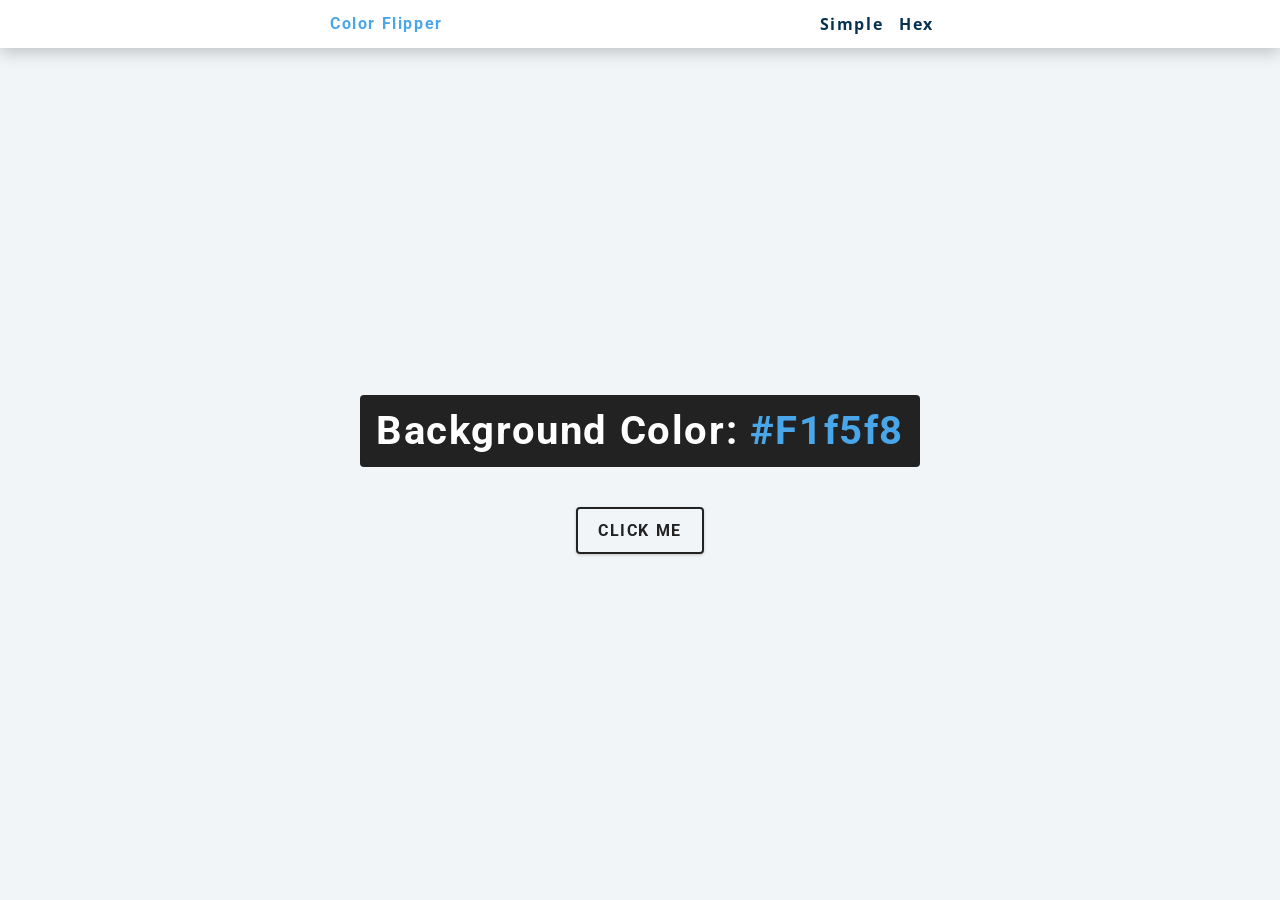
<file: 01_color_flipper/index.html>
<!DOCTYPE html>
<html lang="en">
    <head>
        <meta charset="UTF-8" />
        <meta name="viewport" content="width=device-width, initial-scale=1.0" />
        <title>Color Flipper || Simple</title>
        <link rel="stylesheet" href="styles.css" />
    </head>
    <body>
        <nav>
            <div class="nav-center">
                <h4>Color Flipper</h4>
                <ul class="nav-links">
                    <li>
                        <a href="index.html"><strong>simple</strong></a>
                    </li>
                    <li>
                        <a href="hex.html">hex</a>
                    </li>
                </ul>
            </div>
        </nav>
        <main>
            <div class="container">
                <h2>Background Color: <span class="color">#f1f5f8</span></h2>
                <button class="btn btn-hero" id="btn">Click Me</button>
            </div>
        </main>
        <script src="app.js"></script>
    </body>
</html>
</file>
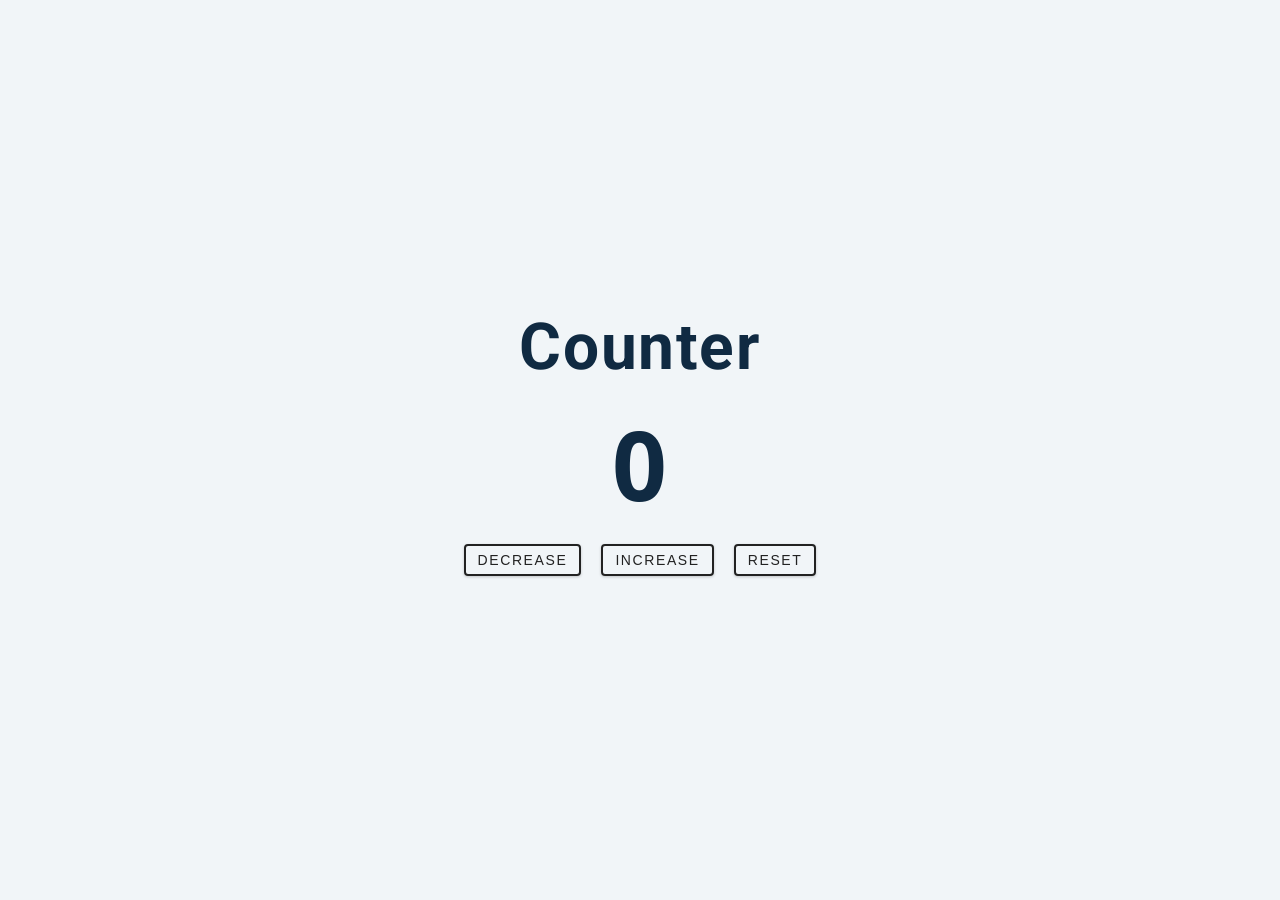
<file: 02_counter/index.html>
<!DOCTYPE html>
<html lang="en">
  <head>
    <meta charset="UTF-8" />
    <meta name="viewport" content="width=device-width, initial-scale=1.0" />
    <title>Counter</title>
    <link rel="stylesheet" href="styles.css" />
  </head>
  <body>
    <main>
        <div class="container">
            <h1>
                Counter
            </h1>
            <span id="value">0</span>
            <div class="button-container">
                <button class="btn decrease" id="btn">Decrease</button>
                <button class="btn increase" id="btn">Increase</button>
                <button class="btn reset" id="btn">Reset</button>
            </div>
            
        </div>
    </main>
    <script src="app.js"></script>
  </body>
</html>
</file>
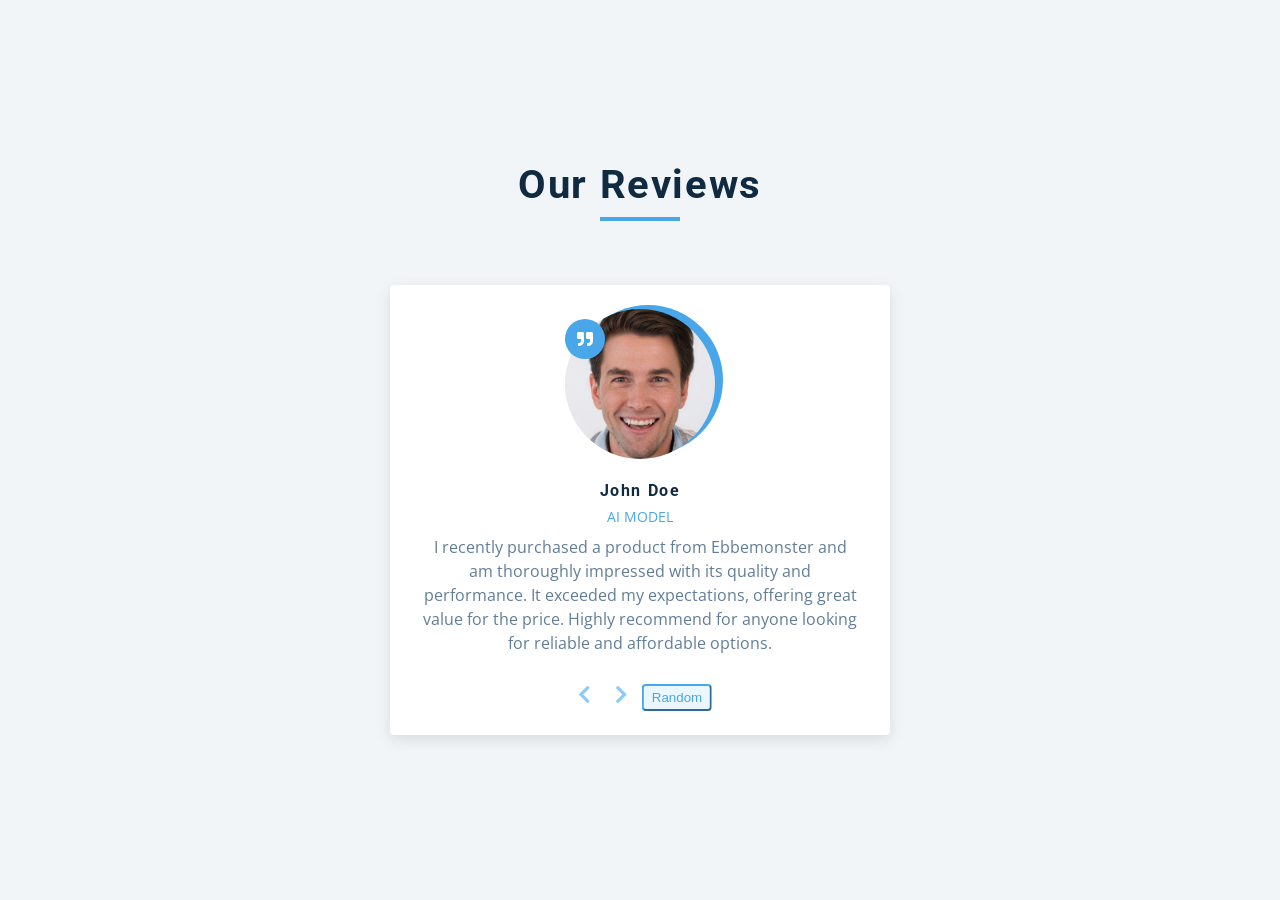
<file: 03_reviews/index.html>
<!DOCTYPE html>
<html>
    <head>
        <meta charset="UTF-8" />
        <meta name="viewport" content="width=device-width, initial-scale=1.0" />
        <title>Reviews</title>
        <link
            rel="stylesheet"
            href="https://cdnjs.cloudflare.com/ajax/libs/font-awesome/5.14.0/css/all.min.css"
        />
        <link rel="stylesheet" href="styles.css" />
    </head>
    <body>
        <main>
            <section class="container">
                <div class="title">
                    <h2>Our Reviews</h2>
                    <div class="underline"></div>
                </div>
                <article class="review">
                    <div class="img-container">
                        <img src="./images/image1.jpg" id="person-img" alt="Review photo"/>
                    </div>
                    <h4 id="author"></h4>
                    <p id="job"></p>
                    <p id="info"></p>
                    <div class="button" class="container">
                        <button class="prev-btn">
                            <i class="fas fa-chevron-left"></i>
                        </button>
                        <button class="next-btn">
                            <i class="fas fa-chevron-right"></i>
                        </button>
                        <button class="random-btn">
                            Random
                        </button>
                    </div>
                </article>
            </section>
        </main>
        <script src="app.js"></script>
    </body>
</html>
</file>
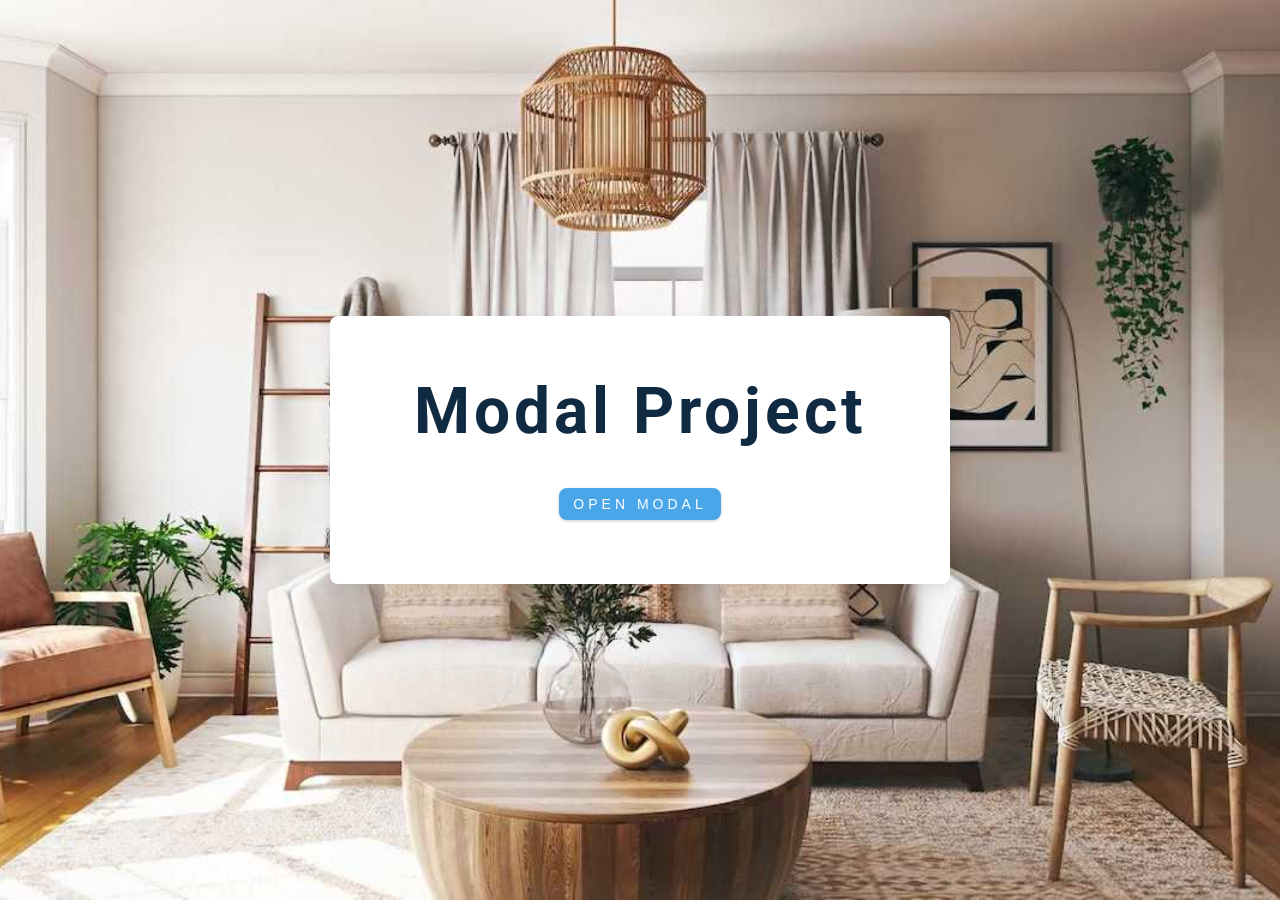
<file: 06_modal/index.html>
<!DOCTYPE html>
<html lang="en">
  <head>
    <meta charset="UTF-8" />
    <meta name="viewport" content="width=device-width, initial-scale=1.0" />
    <title>Modal</title>
    <!-- font-awesome -->
    <link
      rel="stylesheet"
      href="https://cdnjs.cloudflare.com/ajax/libs/font-awesome/5.14.0/css/all.min.css"
    />
    <!-- styles -->
    <link rel="stylesheet" href="styles.css" />
  </head>
  <body>
    <!-- hero -->
    <header class="hero">
        <div class="banner">
            <h1>Modal Project</h1>
            <button class="btn modal-btn">Open Modal</button>
        </div>
    </header>
    <!-- modal -->
    <div class="modal-overlay">
        <div class="modal-container">
            <h3>Modal Content</h3>
            <button class="close-btn">
                <i class="fas fa-times"></i>
            </button>
        </div>
    </div>
    <!-- javascript -->
    <script src="app.js"></script>
  </body>
</html>
</file>
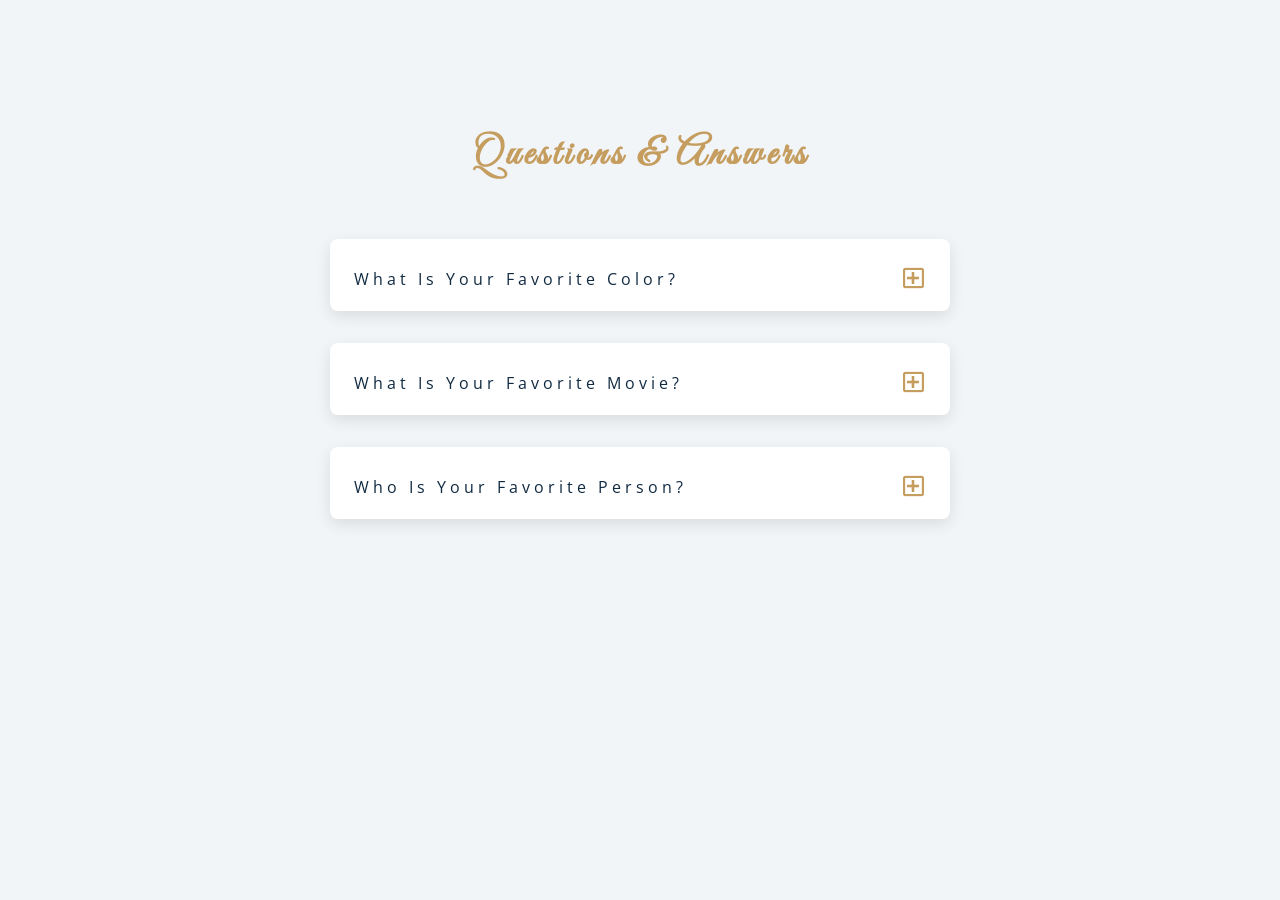
<file: 07_questions/index.html>
<!DOCTYPE html>
<html lang="eng">
    <head>
        <meta charset="UTF-8" />
        <meta name="viewport" content="width=device-width, initial-scale=1.0" />
        <title>Q & A</title>
        <!-- font-awesome -->
        <link
        rel="stylesheet"
        href="https://cdnjs.cloudflare.com/ajax/libs/font-awesome/5.14.0/css/all.min.css"
        />
        <!-- extra fonts -->
        <link
        href="https://fonts.googleapis.com/css?family=Great+Vibes&display=swap"
        rel="stylesheet"
        />
        <!-- styles -->
        <link rel="stylesheet" href="styles.css" />
    </head>
    <body>
        <section class="questions">
            <div class="title">
                <h2>Questions & Answers</h2>
            </div>
            <div class="section-center">

                <article class="question">
                    <div class="question-title">
                        <p>What is your favorite color?</p>
                        <button type="button" class="question-btn">
                            <span class="plus-icon">
                                <i class="far fa-plus-square"></i>
                            </span>
                            <span class="minus-icon">
                                <i class="far fa-minus-square"></i>
                            </span>
                        </button>
                    </div>
                    <div class="question-text">
                        You should NOT have a favorite! All colors are beautiful
                        in their unique own ways. Without a color like black, the 
                        beaufy of white would loose its meaning!
                    </div>
                </article>

                <article class="question">
                    <div class="question-title">
                        <p>What is your favorite movie?</p>
                        <button type="button" class="question-btn">
                            <span class="plus-icon">
                                <i class="far fa-plus-square"></i>
                            </span>
                            <span class="minus-icon">
                                <i class="far fa-minus-square"></i>
                            </span>
                        </button>
                    </div>
                    <div class="question-text">
                        All movies suck. You should instead spend your time
                        making your own stories or spend it helping people.
                        Watching movies is just lazy!
                    </div>
                </article>

                <article class="question">
                    <div class="question-title">
                        <p>Who is your favorite person?</p>
                        <button type="button" class="question-btn">
                            <span class="plus-icon">
                                <i class="far fa-plus-square"></i>
                            </span>
                            <span class="minus-icon">
                                <i class="far fa-minus-square"></i>
                            </span>
                        </button>
                    </div>
                    <div class="question-text">
                        There are so many people out there, and each individual 
                        should be your favorite person. With more love the world
                        will become a better place!
                    </div>
                </article>

            </div>
        </section>
        <!-- javascript -->
        <script src="app.js"></script>
    </body>
</html>
</file>
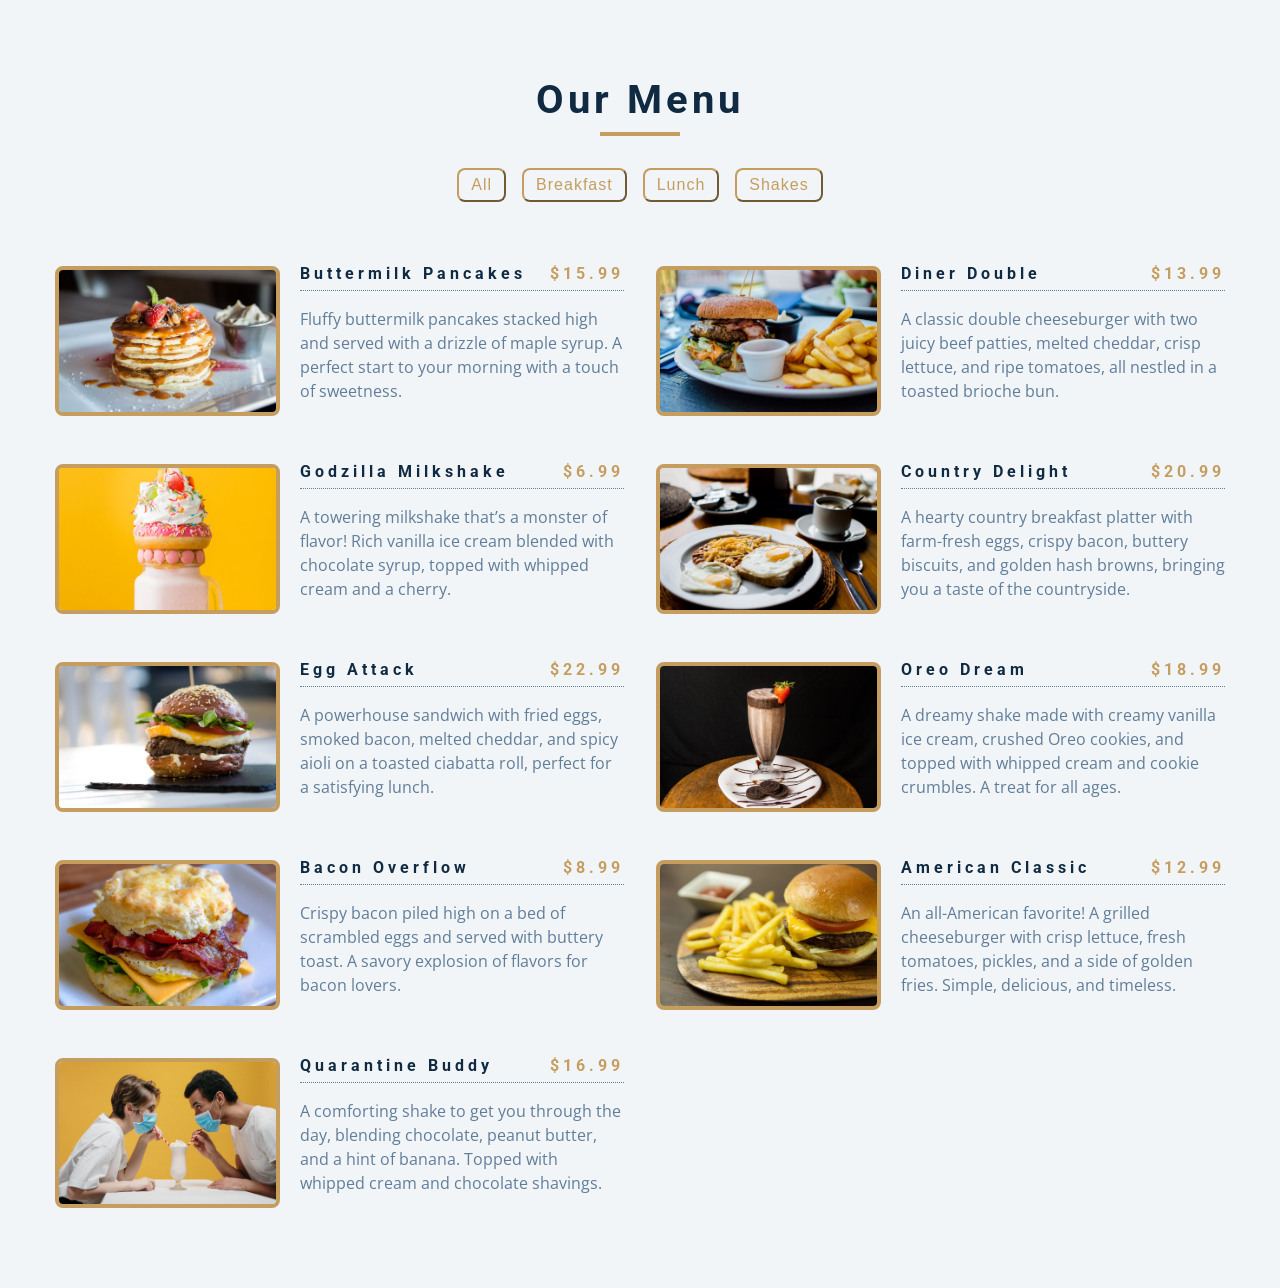
<file: 08_menu/index.html>
<!DOCTYPE html>
<html lang="eng">
    <head>
        <meta charset="UTF-8" />
        <meta name="viewport" content="width=device-width, initial-scale=1.0" />
        <title>Menu</title>
        <!-- font-awesome -->
        <link
          rel="stylesheet"
          href="https://cdnjs.cloudflare.com/ajax/libs/font-awesome/5.14.0/css/all.min.css"
        />        
        <link rel="stylesheet" href="styles.css">
    </head>
    <body>
        <section class="menu">
            <!-- title -->
            <div class="title">
                <h2>our menu</h2>
                <div class="underline"></div>
            </div>
            <!-- filter buttons-->
             <div class="btn-container">
                <!-- filled by javascript -->
             </div>
            <!-- menu items -->
             <div class="section-center">
                <!-- filled by javascript -->
             </div>
        </section>
        <!-- javascript-->
        <script src="app.js"></script>
    </body>
</html>
</file>
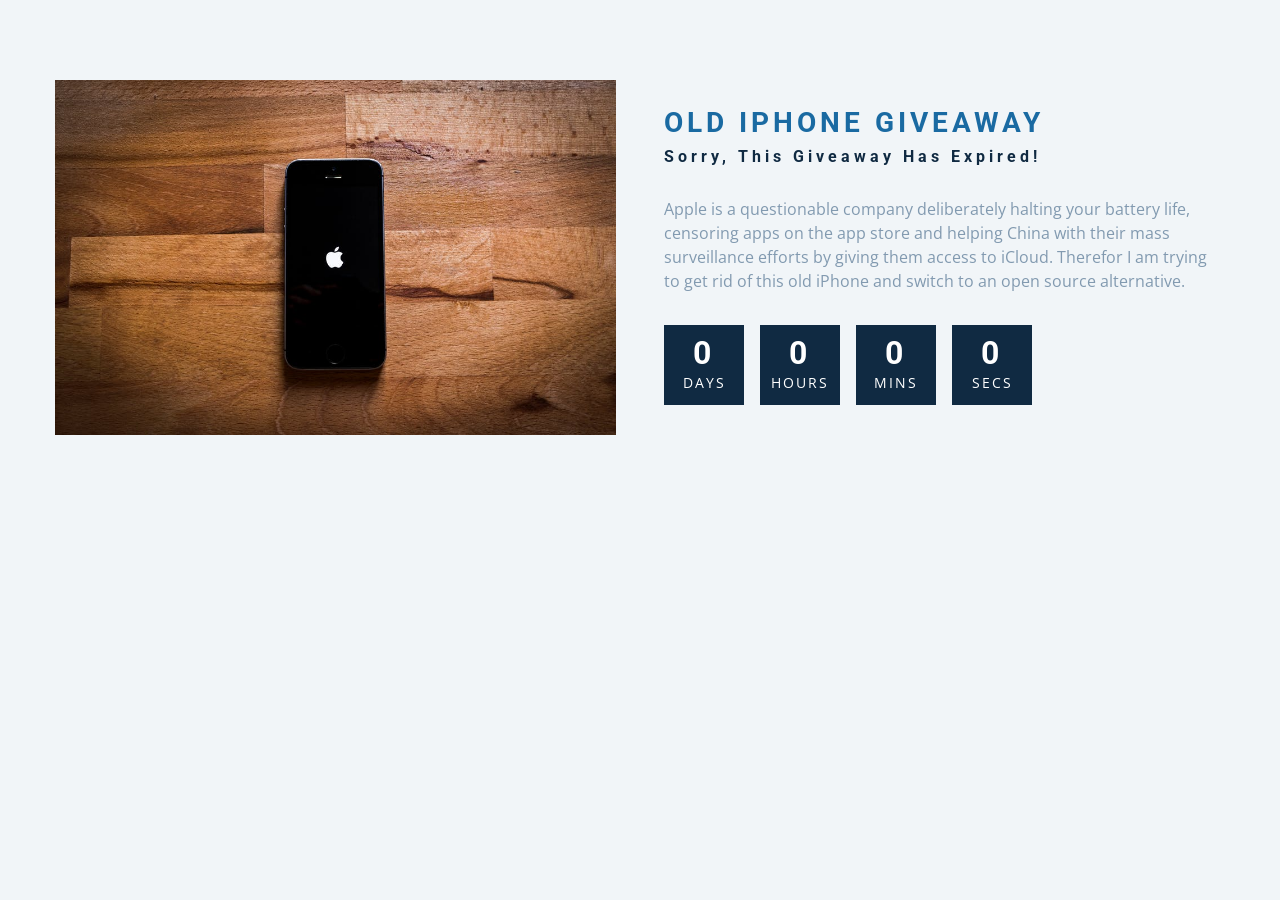
<file: 12_countdown/index.html>
<!DOCTYPE html>
<html lang="en">
  <head>
    <meta charset="UTF-8" />
    <meta name="viewport" content="width=device-width, initial-scale=1.0" />
    <title>Countdown</title>

    <!-- styles -->
    <link rel="stylesheet" href="styles.css" />
  </head>
  <body>
    <section class="section-center">
      <!-- image -->
      <article class="gift-img">
        <img src="gift.jpeg" alt="gift image">
      </article>
      <article class="gift-info">
        <h3>old iphone giveaway</h3>
        <h4 class="giveaway">giveaway ends on Sunday, 24 April 2024, 8:00am</h4>
        <p>
          Apple is a questionable company deliberately halting your battery life,
          censoring apps on the app store and helping China with their mass 
          surveillance efforts by giving them access to iCloud. Therefor I 
          am trying to get rid of this old iPhone and switch to an open source
          alternative.
        </p>
        <div class="deadline">
          <!-- days-->
          <div class="deadline-format">
            <div>
              <h4 class="days"></h4>
              <span>days</span>
            </div>
          </div>
          <!-- hours-->
          <div class="deadline-format">
            <div>
              <h4 class="hours"></h4>
              <span>hours</span>
            </div>
          </div>
          <!-- minutes-->
          <div class="deadline-format">
            <div>
              <h4 class="minutes"></h4>
              <span>mins</span>
            </div>
          </div>
          <!-- seconds-->
          <div class="deadline-format">
            <div>
              <h4 class="seconds"></h4>
              <span>secs</span>
            </div>
          </div>
        </div>
      </article>
    </section>
    <!-- javascript -->
    <script src="app.js"></script>
  </body>
</html>
</file>
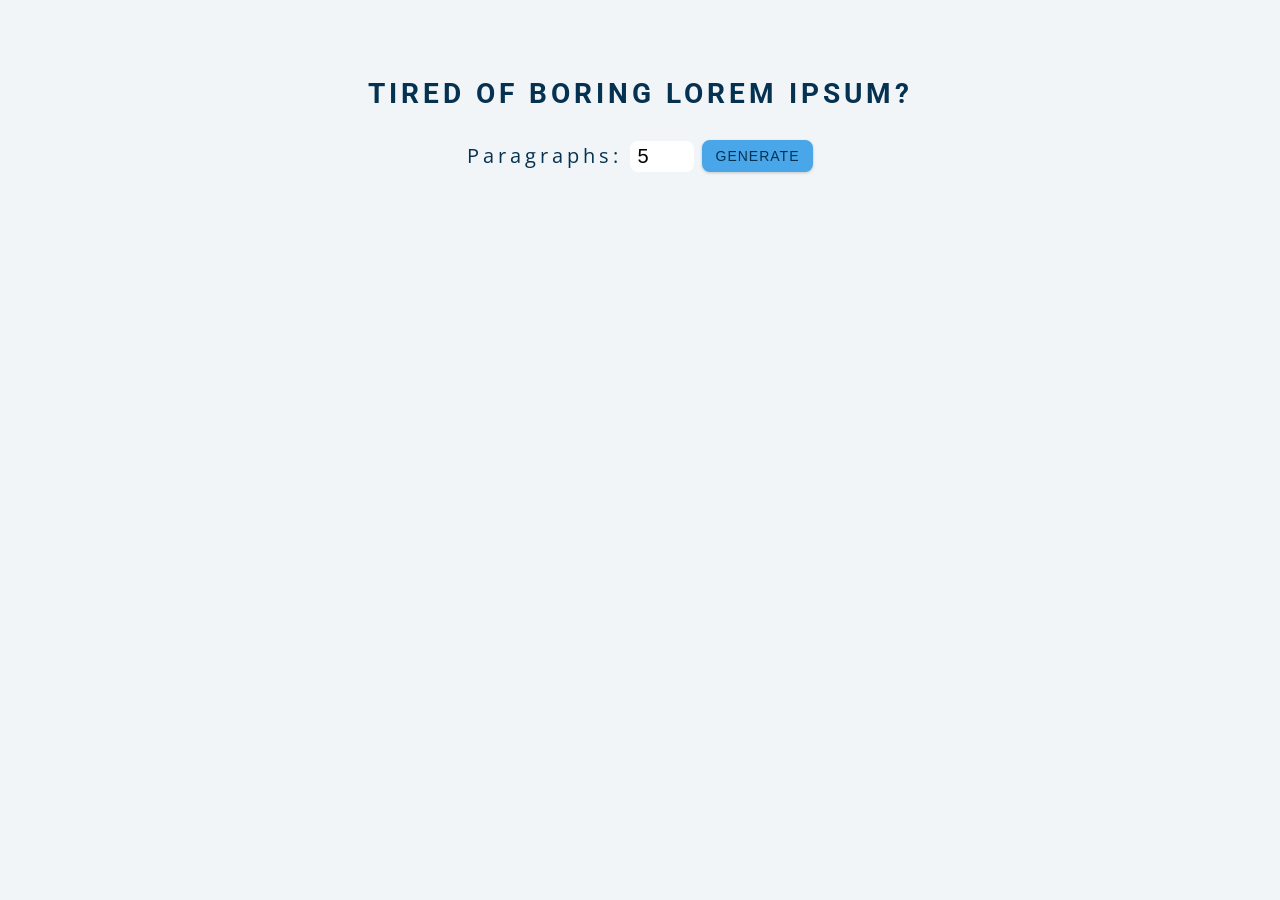
<file: 13_lorem_ipsum/index.html>
<!DOCTYPE html>
<html lang="en">
  <head>
    <meta charset="UTF-8" />
    <meta name="viewport" content="width=device-width, initial-scale=1.0" />
    <title>Lorem Ipsum</title>

    <!-- styles -->
    <link rel="stylesheet" href="styles.css" />
  </head>
  <body>
    <section class="section-center">
      <h3>Tired of Boring Lorem Ipsum?</h3>
      <form class="lorem-form">
        <label for="amount">paragraphs:</label>
        <input type="number" id="amount" value="5" min="1" max="9">
        <button type="submit" class="btn">Generate</button>
      </form>
      <article class="lorem-text"></article>
    </section>
    <!-- javascript -->
    <script src="app.js"></script>
  </body>
</html>
</file>
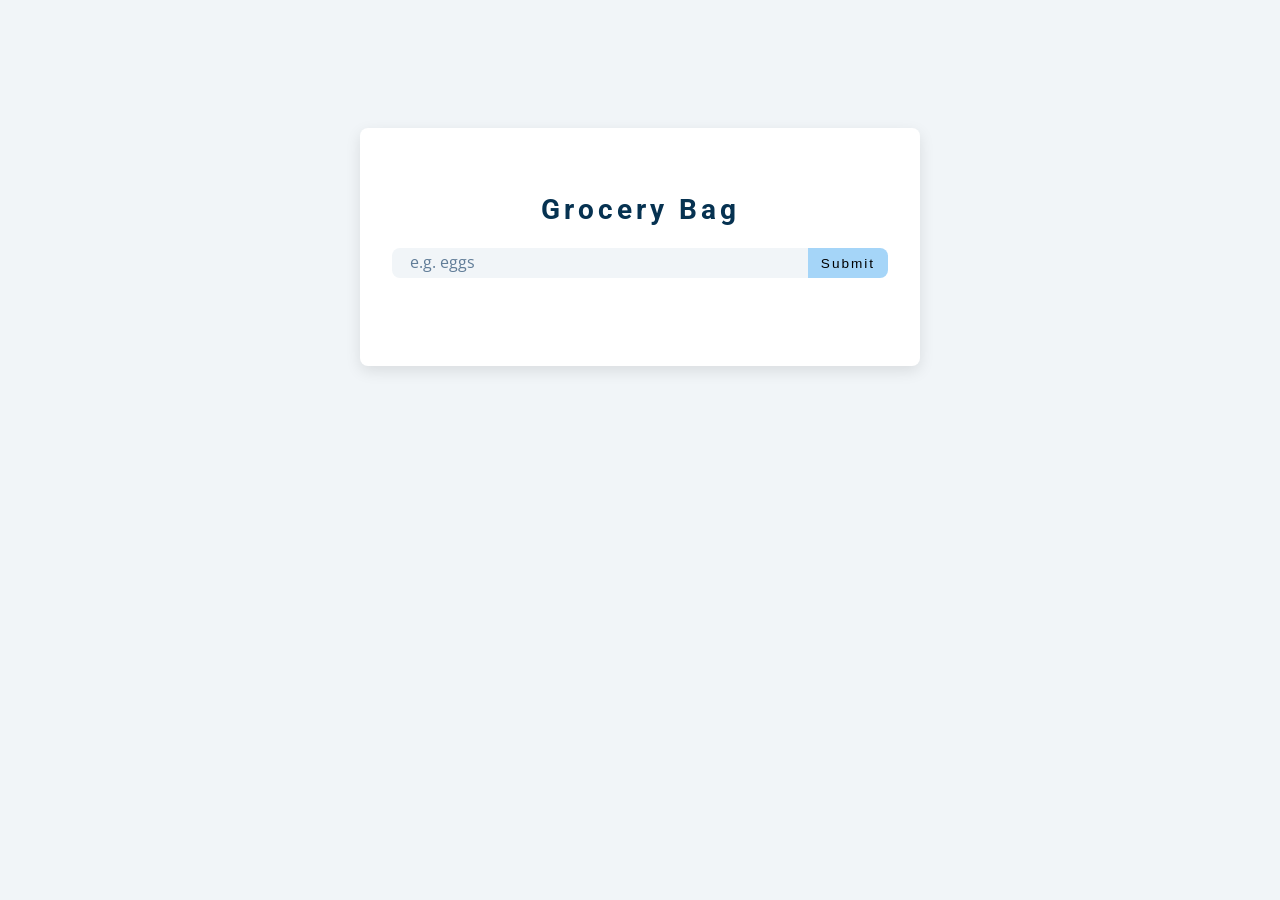
<file: 14_grocery_bag/index.html>
<!DOCTYPE html>
<html lang="en">
  <head>
    <meta charset="UTF-8" />
    <meta name="viewport" content="width=device-width, initial-scale=1.0" />
    <title>Grocery Bag</title>
    <!-- font-awesome -->
    <link
      rel="stylesheet"
      href="https://cdnjs.cloudflare.com/ajax/libs/font-awesome/5.14.0/css/all.min.css"
    />
    <!-- styles -->
    <link rel="stylesheet" href="styles.css" />
  </head>
  <body>
    <section class="section-center">
      <!-- form -->
      <form class="grocery-form">
        <p class="alert"></p>
        <h3>grocery bag</h3>
        <div class="form-control">
          <input type="text" id="grocery" placeholder="e.g. eggs">
          <button type="submit" class="submit-btn">
            submit
          </button>
        </div>
      </form>
      <!-- grocery bag -->
       <div class="grocery-container">
         <!-- filled by javascript -->
         <div class="grocery-list"></div>
         <!-- button -->
          <button type="button" class="clear-btn">clear items</button>
       </div>
    </section>
    <!-- javascript -->
    <script src="app.js"></script>
  </body>
</html>
</file>
<file: 01_color_flipper/styles.css>
/*
=============== 
Fonts
===============
*/
/* Importing Google Fonts for "Open Sans" and "Roboto" with specified weights */
@import url("https://fonts.googleapis.com/css?family=Open+Sans|Roboto:400,700&display=swap");

/*
=============== 
Variables
===============
*/

/* Defining CSS variables (custom properties) for color, font, spacing, and layout */
:root {
  /* dark shades of primary color */
  --clr-primary-1: hsl(205, 86%, 17%);
  --clr-primary-2: hsl(205, 77%, 27%);
  --clr-primary-3: hsl(205, 72%, 37%);
  --clr-primary-4: hsl(205, 63%, 48%);
  /* primary/main color */
  --clr-primary-5: hsl(205, 78%, 60%);
  /* lighter shades of primary color */
  --clr-primary-6: hsl(205, 89%, 70%);
  --clr-primary-7: hsl(205, 90%, 76%);
  --clr-primary-8: hsl(205, 86%, 81%);
  --clr-primary-9: hsl(205, 90%, 88%);
  --clr-primary-10: hsl(205, 100%, 96%);
  /* darkest grey - used for headings */
  --clr-grey-1: hsl(209, 61%, 16%);
  --clr-grey-2: hsl(211, 39%, 23%);
  --clr-grey-3: hsl(209, 34%, 30%);
  --clr-grey-4: hsl(209, 28%, 39%);
  /* grey used for paragraphs */
  --clr-grey-5: hsl(210, 22%, 49%);
  --clr-grey-6: hsl(209, 23%, 60%);
  --clr-grey-7: hsl(211, 27%, 70%);
  --clr-grey-8: hsl(210, 31%, 80%);
  --clr-grey-9: hsl(212, 33%, 89%);
  --clr-grey-10: hsl(210, 36%, 96%);
  --clr-white: #fff;
  --clr-red-dark: hsl(360, 67%, 44%);
  --clr-red-light: hsl(360, 71%, 66%);
  --clr-green-dark: hsl(125, 67%, 44%);
  --clr-green-light: hsl(125, 71%, 66%);
  --clr-black: #222;
  --ff-primary: "Roboto", sans-serif; /* Font family for primary text */
  --ff-secondary: "Open Sans", sans-serif; /* Font family for secondary text */
  --transition: all 0.3s linear; /* Transition effect for smooth changes */
  --spacing: 0.1rem; /* Spacing for letter-spacing and margins */
  --radius: 0.25rem; /* Border radius for rounded corners */
  --light-shadow: 0 5px 15px rgba(0, 0, 0, 0.1); /* Light shadow effect */
  --dark-shadow: 0 5px 15px rgba(0, 0, 0, 0.2); /* Dark shadow effect */
  --max-width: 1170px; /* Maximum width for container */
  --fixed-width: 620px; /* Fixed width for specific elements */
}

/*
=============== 
Global Styles
===============
*/

/* Resetting margin, padding, and box-sizing for all elements */
*,
::after,
::before {
  margin: 0;
  padding: 0;
  box-sizing: border-box;
}

/* Styling body with font, background color, text color, line-height, and font size */
body {
  font-family: var(--ff-secondary);
  background: var(--clr-grey-10);
  color: var(--clr-grey-1);
  line-height: 1.5;
  font-size: 0.875rem;
}

/* Removing bullets from unordered lists */
ul {
  list-style-type: none;
}

/* Removing underline from links */
a {
  text-decoration: none;
}

/* Styling headings with font family, letter-spacing, text transformation, and margin */
h1,
h2,
h3,
h4 {
  letter-spacing: var(--spacing);
  text-transform: capitalize;
  line-height: 1.25;
  margin-bottom: 0.75rem;
  font-family: var(--ff-primary);
}

/* Specific font sizes for different heading levels */
h1 {
  font-size: 3rem;
}
h2 {
  font-size: 2rem;
}
h3 {
  font-size: 1.25rem;
}
h4 {
  font-size: 0.875rem;
}

/* Styling paragraphs with bottom margin and text color */
p {
  margin-bottom: 1.25rem;
  color: var(--clr-grey-5);
}

/* Responsive design for larger screens */
@media screen and (min-width: 800px) {
    h1 {
        font-size: 4rem;
        line-height: 1;
    }
    h2 {
        font-size: 2.5rem;
        line-height: 1;
    }
    h3 {
        font-size: 1.75rem;
        line-height: 1;
    }
    h4 {
        font-size: 1rem;
        line-height: 1;
    }
    body {
        font-size: 1rem;
    }
}

/* Global class for section padding */
.section {
    padding: 5rem 0;
}

/* Centering section content and limiting maximum width */
.section-center {
    width: 90vw;
    margin: 0 auto;
    max-width: var(--max-width);
}

/* Responsive design for larger screens */
@media screen and (min-width: 992px) {
    .section-center {
        width: 95vw;
    }
}

/* Centering main content vertically and horizontally */
main {
    min-height: 100vh;
    display: grid;
    place-items: center;
}

/*
=============== 
Nav
===============
*/

/* Styling the navigation bar with background color, height, and shadow */
nav {
    background: var(--clr-white);
    height: 3rem;
    display: grid;
    align-items: center;
    box-shadow: var(--dark-shadow);
}

/* Centering navigation content and setting maximum width */
.nav-center {
    width: 90vw;
    max-width: var(--fixed-width);
    margin: 0 auto;
    display: flex;
    align-items: center;
    justify-content: space-between;
}

/* Styling the h4 element inside the nav-center with color */
.nav-center h4 {
    margin-bottom: 0;
    color: var(--clr-primary-5);
}

/* Displaying navigation links in a horizontal row */
.nav-links {
    display: flex;
}

/* Styling links inside the nav with text transformation, font weight, size, color, and spacing */
nav a {
    text-transform: capitalize;
    font-weight: 700;
    font-size: 1rem;
    color: var(--clr-primary-1);
    letter-spacing: var(--spacing);
    margin-right: 1rem;
}

/* Styling links inside the nav on hover */
nav a:hover {
    color: var(--clr-primary-5);
}

/*
=============== 
Container
===============
*/

/* Centering main content and adjusting height to account for navbar */
main {
    min-height: calc(100vh - 3rem);
    display: grid;
    place-items: center;
}

/* Centering text inside container */
.container {
    text-align: center;
}

/* Styling h2 element inside container with background, color, padding, border-radius, and margin */
.container h2 {
    background: var(--clr-black);
    color: var(--clr-white);
    padding: 1rem;
    border-radius: var(--radius);
    margin-bottom: 2.5rem;
}

/* Applying color from variables to elements with class .color */
.color {
    color: var(--clr-primary-5);
}

/* Button styling with font, text transformation, background, color, spacing, border, shadow, and padding */
.btn-hero {
    font-family: var(--ff-primary);
    text-transform: uppercase;
    background: transparent;
    color: var(--clr-black);
    letter-spacing: var(--spacing);
    display: inline-block;
    font-weight: 700;
    transition: var(--transition);
    border: 2px solid var(--clr-black);
    cursor: pointer;
    box-shadow: 0 1px 3px rgba(0, 0, 0, 0.2);
    border-radius: var(--radius);
    font-size: 1rem;
    padding: 0.75rem 1.25rem;
}

/* Button hover styling */
.btn-hero:hover {
    color: var(--clr-white);
    background: var(--clr-black);
}
</file>
<file: 02_counter/styles.css>
/*
=============== 
Fonts
===============
*/
/* Importing Google Fonts for "Open Sans" and "Roboto" with specified weights */
@import url("https://fonts.googleapis.com/css?family=Open+Sans|Roboto:400,700&display=swap");

/*
=============== 
Variables
===============
*/

/* Defining CSS variables (custom properties) for color, font, spacing, and layout */
:root {
  /* Dark shades of primary color for deeper contrasts */
  --clr-primary-1: hsl(205, 86%, 17%);
  --clr-primary-2: hsl(205, 77%, 27%);
  --clr-primary-3: hsl(205, 72%, 37%);
  --clr-primary-4: hsl(205, 63%, 48%);
  
  /* Primary/main color used for prominent elements */
  --clr-primary-5: hsl(205, 78%, 60%);
  
  /* Lighter shades of primary color for backgrounds and accents */
  --clr-primary-6: hsl(205, 89%, 70%);
  --clr-primary-7: hsl(205, 90%, 76%);
  --clr-primary-8: hsl(205, 86%, 81%);
  --clr-primary-9: hsl(205, 90%, 88%);
  --clr-primary-10: hsl(205, 100%, 96%);
  
  /* Darkest grey for headings to ensure readability */
  --clr-grey-1: hsl(209, 61%, 16%);
  --clr-grey-2: hsl(211, 39%, 23%);
  --clr-grey-3: hsl(209, 34%, 30%);
  --clr-grey-4: hsl(209, 28%, 39%);
  
  /* Grey shades used for paragraphs and secondary text */
  --clr-grey-5: hsl(210, 22%, 49%);
  --clr-grey-6: hsl(209, 23%, 60%);
  --clr-grey-7: hsl(211, 27%, 70%);
  --clr-grey-8: hsl(210, 31%, 80%);
  --clr-grey-9: hsl(212, 33%, 89%);
  --clr-grey-10: hsl(210, 36%, 96%);
  
  /* Other colors for specific use cases */
  --clr-white: #fff;
  --clr-red-dark: hsl(360, 67%, 44%);
  --clr-red-light: hsl(360, 71%, 66%);
  --clr-green-dark: hsl(125, 67%, 44%);
  --clr-green-light: hsl(125, 71%, 66%);
  --clr-black: #222;
  
  /* Font families for primary and secondary text */
  --ff-primary: "Roboto", sans-serif;
  --ff-secondary: "Open Sans", sans-serif;
  
  /* Transition effect for smooth property changes */
  --transition: all 0.3s linear;
  
  /* Spacing for letter-spacing and margins */
  --spacing: 0.1rem;
  
  /* Border radius for rounded corners */
  --radius: 0.25rem;
  
  /* Shadow effects for light and dark appearances */
  --light-shadow: 0 5px 15px rgba(0, 0, 0, 0.1);
  --dark-shadow: 0 5px 15px rgba(0, 0, 0, 0.2);
  
  /* Maximum width for container elements */
  --max-width: 1170px;
  
  /* Fixed width for specific elements */
  --fixed-width: 620px;
}

/*
=============== 
Global Styles
===============
*/

/* Resetting margin, padding, and box-sizing for all elements to ensure consistency */
*,
::after,
::before {
  margin: 0;
  padding: 0;
  box-sizing: border-box;
}

/* Body styling with font, background color, text color, line-height, and font size */
body {
  font-family: var(--ff-secondary);
  background: var(--clr-grey-10);
  color: var(--clr-grey-1);
  line-height: 1.5;
  font-size: 0.875rem;
}

/* Removing default list styling from unordered lists */
ul {
  list-style-type: none;
}

/* Removing default underline from links */
a {
  text-decoration: none;
}

/* Styling headings with font family, letter-spacing, text transformation, and margin */
h1,
h2,
h3,
h4 {
  letter-spacing: var(--spacing);
  text-transform: capitalize;
  line-height: 1.25;
  margin-bottom: 0.75rem;
  font-family: var(--ff-primary);
}

/* Font size settings for different heading levels */
h1 {
  font-size: 3rem;
}
h2 {
  font-size: 2rem;
}
h3 {
  font-size: 1.25rem;
}
h4 {
  font-size: 0.875rem;
}

/* Styling paragraphs with bottom margin and text color */
p {
  margin-bottom: 1.25rem;
  color: var(--clr-grey-5);
}

/* Responsive design adjustments for larger screens */
@media screen and (min-width: 800px) {
  h1 {
    font-size: 4rem; /* Increase h1 font size for larger screens */
  }
  h2 {
    font-size: 2.5rem; /* Increase h2 font size for larger screens */
  }
  h3 {
    font-size: 1.75rem; /* Increase h3 font size for larger screens */
  }
  h4 {
    font-size: 1rem; /* Increase h4 font size for larger screens */
  }
  body {
    font-size: 1rem; /* Increase base font size for larger screens */
  }
  /* Adjust line-height for headings on larger screens */
  h1,
  h2,
  h3,
  h4 {
    line-height: 1;
  }
}

/* Global section padding */
.section {
  padding: 5rem 0; /* Vertical padding for sections */
}

/* Centering section content and setting maximum width */
.section-center {
  width: 90vw; /* Width relative to viewport width */
  margin: 0 auto; /* Center horizontally */
  max-width: var(--max-width); /* Maximum width constraint */
}

/* Responsive width adjustment for larger screens */
@media screen and (min-width: 992px) {
  .section-center {
    width: 95vw; /* Increase width relative to viewport */
  }
}

/* Centering main content vertically and horizontally */
main {
  min-height: 100vh; /* Full viewport height */
  display: grid; /* Using grid layout */
  place-items: center; /* Center items in grid */
}

/*
=============== 
Counter
===============
*/

/* Styling for the main section, reused from global styles */
main {
  min-height: 100vh; /* Full viewport height */
  display: grid; /* Using grid layout */
  place-items: center; /* Center items in grid */
}

/* Centering text inside the container */
.container {
  text-align: center;
}

/* Styling the value display with larger font size and bold weight */
#value {
  font-size: 6rem; /* Large font size for prominence */
  font-weight: bold; /* Bold text for emphasis */
}

/* Styling buttons with uppercase text, border, and transition */
.btn {
  text-transform: uppercase; /* Uppercase text transformation */
  background: transparent; /* Transparent background */
  color: var(--clr-black); /* Text color */
  padding: 0.375rem 0.75rem; /* Padding for button */
  letter-spacing: var(--spacing); /* Spacing between letters */
  display: inline-block; /* Inline block display */
  transition: var(--transition); /* Smooth transition effect */
  font-size: 0.875rem; /* Font size for button text */
  border: 2px solid var(--clr-black); /* Border for button */
  cursor: pointer; /* Pointer cursor on hover */
  box-shadow: 0 1px 3px rgba(0, 0, 0, 0.2); /* Shadow effect */
  border-radius: var(--radius); /* Rounded corners */
  margin: 0.5rem; /* Margin around button */
}

/* Button hover styling for background and text color change */
.btn:hover {
  color: var(--clr-white); /* White text color on hover */
  background: var(--clr-black); /* Black background on hover */
}
</file>
<file: 03_reviews/styles.css>
/*
=============== 
Fonts
===============
*/
/* Importing Google Fonts for "Open Sans" and "Roboto" with specified weights */
@import url("https://fonts.googleapis.com/css?family=Open+Sans|Roboto:400,700&display=swap");

/*
=============== 
Variables
===============
*/

/* Defining CSS variables (custom properties) for color, font, spacing, and layout */
:root {
    /* Dark shades of primary color for deeper contrasts */
    --clr-primary-1: hsl(205, 86%, 17%);
    --clr-primary-2: hsl(205, 77%, 27%);
    --clr-primary-3: hsl(205, 72%, 37%);
    --clr-primary-4: hsl(205, 63%, 48%);

    /* Primary/main color used for prominent elements */
    --clr-primary-5: hsl(205, 78%, 60%);

    /* Lighter shades of primary color for backgrounds and accents */
    --clr-primary-6: hsl(205, 89%, 70%);
    --clr-primary-7: hsl(205, 90%, 76%);
    --clr-primary-8: hsl(205, 86%, 81%);
    --clr-primary-9: hsl(205, 90%, 88%);
    --clr-primary-10: hsl(205, 100%, 96%);

    /* Darkest grey for headings to ensure readability */
    --clr-grey-1: hsl(209, 61%, 16%);
    --clr-grey-2: hsl(211, 39%, 23%);
    --clr-grey-3: hsl(209, 34%, 30%);
    --clr-grey-4: hsl(209, 28%, 39%);

    /* Grey shades used for paragraphs and secondary text */
    --clr-grey-5: hsl(210, 22%, 49%);
    --clr-grey-6: hsl(209, 23%, 60%);
    --clr-grey-7: hsl(211, 27%, 70%);
    --clr-grey-8: hsl(210, 31%, 80%);
    --clr-grey-9: hsl(212, 33%, 89%);
    --clr-grey-10: hsl(210, 36%, 96%);

    /* Other colors for specific use cases */
    --clr-white: #fff;
    --clr-red-dark: hsl(360, 67%, 44%);
    --clr-red-light: hsl(360, 71%, 66%);
    --clr-green-dark: hsl(125, 67%, 44%);
    --clr-green-light: hsl(125, 71%, 66%);
    --clr-black: #222;

    /* Font families for primary and secondary text */
    --ff-primary: "Roboto", sans-serif;
    --ff-secondary: "Open Sans", sans-serif;

    /* Transition effect for smooth property changes */
    --transition: all 0.3s linear;

    /* Spacing for letter-spacing and margins */
    --spacing: 0.1rem;

    /* Border radius for rounded corners */
    --radius: 0.25rem;

    /* Shadow effects for light and dark appearances */
    --light-shadow: 0 5px 15px rgba(0, 0, 0, 0.1);
    --dark-shadow: 0 5px 15px rgba(0, 0, 0, 0.2);

    /* Maximum width for container elements */
    --max-width: 1170px;

    /* Fixed width for specific elements */
    --fixed-width: 620px;
}

/*
=============== 
Global Styles
===============
*/

/* Resetting margin, padding, and box-sizing for all elements to ensure consistency */
*,
::after,
::before {
    margin: 0;
    padding: 0;
    box-sizing: border-box;
}

/* Body styling with font, background color, text color, line-height, and font size */
body {
    font-family: var(--ff-secondary);
    background: var(--clr-grey-10);
    color: var(--clr-grey-1);
    line-height: 1.5;
    font-size: 0.875rem;
}

/* Removing default list styling from unordered lists */
ul {
    list-style-type: none;
}

/* Removing default underline from links */
a {
    text-decoration: none;
}

/* Styling headings with font family, letter-spacing, text transformation, and margin */
h1,
h2,
h3,
h4 {
    letter-spacing: var(--spacing);
    text-transform: capitalize;
    line-height: 1.25;
    margin-bottom: 0.75rem;
    font-family: var(--ff-primary);
}

/* Font size settings for different heading levels */
h1 {
    font-size: 3rem;
}
h2 {
    font-size: 2rem;
}
h3 {
    font-size: 1.25rem;
}
h4 {
    font-size: 0.875rem;
}

/* Styling paragraphs with bottom margin and text color */
p {
    margin-bottom: 1.25rem;
    color: var(--clr-grey-5);
}

/* Responsive design adjustments for larger screens */
@media screen and (min-width: 800px) {
    h1 {
        font-size: 4rem; /* Increase h1 font size for larger screens */
    }
    h2 {
        font-size: 2.5rem; /* Increase h2 font size for larger screens */
    }
    h3 {
        font-size: 1.75rem; /* Increase h3 font size for larger screens */
    }
    h4 {
        font-size: 1rem; /* Increase h4 font size for larger screens */
    }
    body {
        font-size: 1rem; /* Increase base font size for larger screens */
    }
    /* Adjust line-height for headings on larger screens */
    h1,
    h2,
    h3,
    h4 {
        line-height: 1;
    }
}

/* Global section padding */
.section {
    padding: 5rem 0; /* Vertical padding for sections */
}

/* Centering section content and setting maximum width */
.section-center {
    width: 90vw; /* Width relative to viewport width */
    margin: 0 auto; /* Center horizontally */
    max-width: var(--max-width); /* Maximum width constraint */
}

/* Responsive width adjustment for larger screens */
@media screen and (min-width: 992px) {
    .section-center {
        width: 95vw; /* Increase width relative to viewport */
    }
}

/* Centering main content vertically and horizontally */
main {
    min-height: 100vh; /* Full viewport height */
    display: grid; /* Using grid layout */
    place-items: center; /* Center items in grid */
}

/*
=============== 
Reviews
===============
*/

/* Centering main content vertically and horizontally */
main {
    min-height: 100vh; /* Full viewport height */
    display: grid; /* Using grid layout */
    place-items: center; /* Center items in grid */
}

/* Styling the title with centered text and bottom margin */
.title {
    text-align: center; /* Center text alignment */
    margin-bottom: 4rem; /* Bottom margin for spacing */
}

/* Styling the underline with height, width, background color, and margin */
.underline {
    height: 0.25rem; /* Height of the underline */
    width: 5rem; /* Width of the underline */
    background: var(--clr-primary-5); /* Background color */
    margin-left: auto; /* Center horizontally */
    margin-right: auto; /* Center horizontally */
}

/* Container width and maximum width settings */
.container {
    width: 80vw; /* Width relative to viewport width */
    max-width: var(--fixed-width); /* Maximum width constraint */
}

/* Review styling with fixed dimensions, background color, padding, border radius, shadow, and transition */
.review {
    background: var(--clr-white); /* Background color */
    padding: 1.5rem 2rem; /* Padding inside the review */
    border-radius: var(--radius); /* Rounded corners */
    box-shadow: var(--light-shadow); /* Light shadow effect */
    transition: var(--transition); /* Smooth transition effect */
    text-align: center; /* Center text alignment */
    width: 500px; /* Fixed width */
    height: 450px; /* Fixed height */
    overflow: hidden; /* Hide overflow content */
    position: relative; /* Position relative for positioning children */
    margin: 0 auto; /* Center the review horizontally */
}

/* Ensure text elements do not overflow and handle multiline text */
.review h4,
.review p {
    margin: 0.5rem 0; /* Margins for spacing */
    overflow: hidden; /* Hide overflow text */
    text-overflow: ellipsis; /* Add ellipsis for overflowing text */
    white-space: normal; /* Allow text to wrap */
}

/* Review hover effect with dark shadow */
.review:hover {
    box-shadow: var(--dark-shadow); /* Dark shadow effect */
}

/* Image container styling with position, dimensions, border radius, and margin */
.img-container {
    position: relative; /* Positioning relative for pseudo-elements */
    width: 150px; /* Width of the image container */
    height: 150px; /* Height of the image container */
    border-radius: 50%; /* Rounded corners for circular shape */
    margin: 0 auto; /* Center horizontally */
    margin-bottom: 1.5rem; /* Bottom margin for spacing */
}

/* Person image styling with dimensions, display, object fit, and border radius */
#person-img {
    width: 100%; /* Full width */
    display: block; /* Block display */
    height: 100%; /* Full height */
    object-fit: cover; /* Cover the container */
    border-radius: 50%; /* Rounded corners for circular shape */
    position: relative; /* Positioning relative for pseudo-elements */
}

/* Adding after pseudo-element for the image container with Font Awesome icon, positioning, dimensions, grid layout, border-radius, transform, background, and color */
.img-container::after {
    font-family: "Font Awesome 5 Free";
    font-weight: 900;
    content: "\f10e";
    position: absolute;
    top: 0;
    left: 0;
    width: 2.5rem;
    height: 2.5rem;
    display: grid;
    place-items: center;
    border-radius: 50%;
    transform: translateY(25%);
    background: var(--clr-primary-5);
    color: var(--clr-white);
}

/* Adding before pseudo-element for the image container with dimensions, background, positioning, top and right offsets, and border-radius */
.img-container::before {
    content: "";
    width: 100%;
    height: 100%;
    background: var(--clr-primary-5);
    position: absolute;
    top: -0.25rem;
    right: -0.5rem;
    border-radius: 50%;
}

/* Margin adjustment for author text */
#author {
    margin-bottom: 0.25rem;
}

/* Styling job title with uppercase transformation, color, and font size */
#job {
    margin-bottom: 0.5rem;
    text-transform: uppercase;
    color: var(--clr-primary-5);
    font-size: 0.85rem;
}

/* Margin adjustment for info text */
#info {
    margin-bottom: 0.75rem;
}

/* Container for buttons with absolute positioning */
.button {
    position: absolute; /* Absolute positioning */
    bottom: 1.5rem; /* Distance from the bottom */
    left: 50%; /* Center horizontally */
    transform: translateX(-50%); /* Center horizontally */
}

/* Styling the navigation buttons */
.prev-btn,
.next-btn {
    color: var(--clr-primary-7);
    font-size: 1.25rem;
    background: transparent;
    border-color: transparent;
    margin: 0 0.5rem;
    transition: var(--transition);
    cursor: pointer;
}

/* Hover effect for navigation buttons */
.prev-btn:hover,
.next-btn:hover {
    color: var(--clr-primary-5);
}

/* Styling the random button */
.random-btn {
    margin-top: 0.5rem;
    background: var(--clr-primary-10);
    color: var(--clr-primary-5);
    padding: 0.25rem 0.5rem;
    text-transform: capitalize;
    border-radius: var(--radius);
    transition: var(--transition);
    border-color: var(--clr-primary-5);
    cursor: pointer;
}

/* Hover effect for random button */
.random-btn:hover {
    background: var(--clr-primary-5);
    color: var(--clr-primary-1);
}
</file>
<file: 06_modal/styles.css>
/*
=============== 
Fonts
===============
*/
@import url("https://fonts.googleapis.com/css?family=Open+Sans|Roboto:400,700&display=swap");

/*
=============== 
Variables
===============
*/

:root {
  /* Darker shades of primary color */
  --clr-primary-1: hsl(205, 86%, 17%);
  --clr-primary-2: hsl(205, 77%, 27%);
  --clr-primary-3: hsl(205, 72%, 37%);
  --clr-primary-4: hsl(205, 63%, 48%);
  
  /* Primary/main color */
  --clr-primary-5: #49a6e9; /* A custom color for primary, as an alternative to HSL or RGB */
  /* --clr-primary-5: rgb(73, 166, 233); */
  
  /* Lighter shades of primary color */
  --clr-primary-6: hsl(205, 89%, 70%);
  --clr-primary-7: hsl(205, 90%, 76%);
  --clr-primary-8: hsl(205, 86%, 81%);
  --clr-primary-9: hsl(205, 90%, 88%);
  --clr-primary-10: hsl(205, 100%, 96%);
  
  /* Darkest grey for headings */
  --clr-grey-1: hsl(209, 61%, 16%);
  
  /* Shades of grey used throughout the design */
  --clr-grey-2: hsl(211, 39%, 23%);
  --clr-grey-3: hsl(209, 34%, 30%);
  --clr-grey-4: hsl(209, 28%, 39%);
  
  /* Grey used for paragraphs */
  --clr-grey-5: hsl(210, 22%, 49%);
  --clr-grey-6: hsl(209, 23%, 60%);
  --clr-grey-7: hsl(211, 27%, 70%);
  --clr-grey-8: hsl(210, 31%, 80%);
  --clr-grey-9: hsl(212, 33%, 89%);
  
  /* Lightest grey, almost white */
  --clr-grey-10: hsl(210, 36%, 96%);
  
  /* Basic color definitions */
  --clr-white: #fff;
  --clr-red-dark: hsl(360, 67%, 44%);
  --clr-red-light: hsl(360, 71%, 66%);
  --clr-green-dark: hsl(125, 67%, 44%);
  --clr-green-light: hsl(125, 71%, 66%);
  --clr-black: #222;
  
  /* Font families */
  --ff-primary: "Roboto", sans-serif;
  --ff-secondary: "Open Sans", sans-serif;
  
  /* Global transition for smooth animations */
  --transition: all 0.3s linear;
  
  /* Spacing and border-radius */
  --spacing: 0.25rem;
  --radius: 0.5rem;
  
  /* Shadow styles */
  --light-shadow: 0 5px 15px rgba(0, 0, 0, 0.1);
  --dark-shadow: 0 5px 15px rgba(0, 0, 0, 0.2);
  
  /* Maximum and fixed widths for layout */
  --max-width: 1170px;
  --fixed-width: 620px;
}

/*
=============== 
Global Styles
===============
*/

*,
::after,
::before {
  margin: 0;
  padding: 0;
  box-sizing: border-box;
}

/* General body styling */
body {
  font-family: var(--ff-secondary);
  background: var(--clr-grey-10);
  color: var(--clr-grey-1);
  line-height: 1.5;
  font-size: 0.875rem;
}

/* Remove default list styles */
ul {
  list-style-type: none;
}

/* Remove text decoration from links */
a {
  text-decoration: none;
}

/* Style all images except those with the .logo class */
img:not(.logo) {
  width: 100%;
}

/* Ensure all images are block-level elements */
img {
  display: block;
}

/* General heading styles */
h1,
h2,
h3,
h4 {
  letter-spacing: var(--spacing);
  text-transform: capitalize;
  line-height: 1.25;
  margin-bottom: 0.75rem;
  font-family: var(--ff-primary);
}

/* Specific heading sizes */
h1 {
  font-size: 3rem;
}
h2 {
  font-size: 2rem;
}
h3 {
  font-size: 1.25rem;
}
h4 {
  font-size: 0.875rem;
}

/* Paragraph styling */
p {
  margin-bottom: 1.25rem;
  color: var(--clr-grey-5);
}

/* Media query for larger screens (min-width: 800px) */
@media screen and (min-width: 800px) {
  /* Increase font sizes for headings and body text */
  h1 {
    font-size: 4rem;
  }
  h2 {
    font-size: 2.5rem;
  }
  h3 {
    font-size: 1.75rem;
  }
  h4 {
    font-size: 1rem;
  }
  body {
    font-size: 1rem;
  }
  
  /* Adjust line height for headings */
  h1,
  h2,
  h3,
  h4 {
    line-height: 1;
  }
}

/* Global button styles */
.btn {
  text-transform: uppercase;
  background: transparent;
  color: var(--clr-black);
  padding: 0.375rem 0.75rem;
  letter-spacing: var(--spacing);
  display: inline-block;
  transition: var(--transition);
  font-size: 0.875rem;
  border: 2px solid var(--clr-black);
  cursor: pointer;
  box-shadow: 0 1px 3px rgba(0, 0, 0, 0.2);
  border-radius: var(--radius);
}

/* Button hover effect */
.btn:hover {
  color: var(--clr-white);
  background: var(--clr-black);
}

/* Section styles */
.section {
  padding: 5rem 0;
}

/* Center content within section */
.section-center {
  width: 90vw;
  margin: 0 auto;
  max-width: 1170px;
}

/* Media query for larger screens (min-width: 992px) */
@media screen and (min-width: 992px) {
  .section-center {
    width: 95vw;
  }
}

/* Main content area */
main {
  min-height: 100vh;
  display: grid;
  place-items: center;
}

/*
=============== 
Modal
===============
*/

/* Hero section background image and layout */
.hero {
  min-height: 100vh;
  background: url("./image.png") center/cover no-repeat;
  display: grid;
  place-items: center;
}

/* Banner styling within the hero section */
.banner {
    background: var(--clr-white);
    padding: 4rem 0;
    border-radius: var(--radius);
    box-shadow: var(--light-shadow);
    text-align: center;
    width: 90vw;
    max-width: var(--fixed-width);
  }

/* Button styling within the modal */
.modal-btn {
    margin-top: 2rem;
    background: var(--clr-primary-5);
    border-color: var(--clr-primary-5);
    color: var(--clr-white);
  }
  
  /* Modal button hover effect */
  .modal-btn:hover {
    background: transparent;
    color: var(--clr-primary-5);
  }
  
  /* Modal overlay styling, initially hidden */
  .modal-overlay {
    position: fixed;
    top: 0;
    left: 0;
    width: 100%;
    height: 100%;
    background: rgba(73, 166, 233, 0.5); /* Semi-transparent blue overlay */
    display: grid;
    place-items: center;
    transition: var(--transition);
    visibility: hidden; /* Hidden by default */
    z-index: -10; /* Positioned behind other elements */
  }
  
  /* Classes to show/hide modal */
  .open-modal {
    visibility: visible; /* Make the modal visible */
    z-index: 10; /* Bring modal to the front */
  }
  
  /* Modal container styling */
  .modal-container {
    background: var(--clr-white);
    border-radius: var(--radius);
    width: 90vw;
    height: 30vh;
    max-width: var(--fixed-width);
    text-align: center;
    display: grid;
    place-items: center;
    position: relative;
  }
  
  /* Close button styling within the modal */
  .close-btn {
    position: absolute;
    top: 1rem;
    right: 1rem;
    font-size: 2rem;
    background: transparent;
    border-color: transparent;
    color: var(--clr-red-dark);
    cursor: pointer;
    transition: var(--transition);
  }
  
  /* Close button hover effect */
  .close-btn:hover {
    color: var(--clr-red-light);
    transform: scale(1.3); /* Slightly enlarge the close button on hover */
  }
</file>
<file: 07_questions/styles.css>
/*
=============== 
Fonts
===============
*/
/* Importing Google Fonts - Open Sans and Roboto in various weights */
@import url("https://fonts.googleapis.com/css?family=Open+Sans|Roboto:400,700&display=swap");

/*
=============== 
Variables
===============
*/

:root {
  /* Darker shades of the primary color, used for various UI elements */
  --clr-primary-1: hsl(205, 86%, 17%);
  --clr-primary-2: hsl(205, 77%, 27%);
  --clr-primary-3: hsl(205, 72%, 37%);
  --clr-primary-4: hsl(205, 63%, 48%);
  
  /* Main primary color */
  --clr-primary-5: #49a6e9;

  /* Lighter shades of the primary color */
  --clr-primary-6: hsl(205, 89%, 70%);
  --clr-primary-7: hsl(205, 90%, 76%);
  --clr-primary-8: hsl(205, 86%, 81%);
  --clr-primary-9: hsl(205, 90%, 88%);
  --clr-primary-10: hsl(205, 100%, 96%);

  /* Various shades of grey, used for text and backgrounds */
  --clr-grey-1: hsl(209, 61%, 16%);
  --clr-grey-2: hsl(211, 39%, 23%);
  --clr-grey-3: hsl(209, 34%, 30%);
  --clr-grey-4: hsl(209, 28%, 39%);
  --clr-grey-5: hsl(210, 22%, 49%); /* For paragraphs */
  --clr-grey-6: hsl(209, 23%, 60%);
  --clr-grey-7: hsl(211, 27%, 70%);
  --clr-grey-8: hsl(210, 31%, 80%);
  --clr-grey-9: hsl(212, 33%, 89%);
  --clr-grey-10: hsl(210, 36%, 96%); /* Background color */

  /* Additional colors */
  --clr-white: #fff;
  --clr-red-dark: hsl(360, 67%, 44%);
  --clr-red-light: hsl(360, 71%, 66%);
  --clr-green-dark: hsl(125, 67%, 44%);
  --clr-green-light: hsl(125, 71%, 66%);
  --clr-gold: #c59d5f; /* Used for highlights */

  /* Black color for text and borders */
  --clr-black: #222;

  /* Font families */
  --ff-primary: "Roboto", sans-serif; /* For headings */
  --ff-secondary: "Open Sans", sans-serif; /* For body text */

  /* General utility variables */
  --transition: all 0.3s linear;
  --spacing: 0.25rem; /* For letter spacing */
  --radius: 0.5rem; /* Border radius */
  --light-shadow: 0 5px 15px rgba(0, 0, 0, 0.1); /* Light shadow */
  --dark-shadow: 0 5px 15px rgba(0, 0, 0, 0.2); /* Darker shadow */
  --max-width: 1170px; /* Maximum width for layout */
  --fixed-width: 620px; /* Fixed width for content blocks */
}

/*
=============== 
Global Styles
===============
*/

*,
::after,
::before {
  /* Resetting default margins, padding, and setting box-sizing to border-box */
  margin: 0;
  padding: 0;
  box-sizing: border-box;
}

body {
  /* Applying secondary font, background color, text color, and setting basic text styles */
  font-family: var(--ff-secondary);
  background: var(--clr-grey-10);
  color: var(--clr-grey-1);
  line-height: 1.5;
  font-size: 0.875rem;
}

ul {
  /* Removing default list style */
  list-style-type: none;
}

a {
  /* Removing default text decoration (underlines) */
  text-decoration: none;
}

img:not(.logo) {
  /* Ensuring images fill their containers */
  width: 100%;
}

img {
  /* Ensuring images are block elements to remove space below them */
  display: block;
}

h1,
h2,
h3,
h4 {
  /* Setting consistent text styles for all heading levels */
  letter-spacing: var(--spacing);
  text-transform: capitalize;
  line-height: 1.25;
  margin-bottom: 0.75rem;
  font-family: var(--ff-primary);
}

h1 {
  /* Specific font size for h1 */
  font-size: 3rem;
}

h2 {
  /* Specific font size for h2 */
  font-size: 2rem;
}

h3 {
  /* Specific font size for h3 */
  font-size: 1.25rem;
}

h4 {
  /* Specific font size for h4 */
  font-size: 0.875rem;
}

p {
  /* Paragraph styling with margin and text color */
  margin-bottom: 1.25rem;
  color: var(--clr-grey-5);
}

@media screen and (min-width: 800px) {
  /* Media query for larger screens - adjust font sizes and line heights */
  h1 {
    font-size: 4rem;
  }
  h2 {
    font-size: 2.5rem;
  }
  h3 {
    font-size: 1.75rem;
  }
  h4 {
    font-size: 1rem;
  }
  body {
    font-size: 1rem;
  }
  h1,
  h2,
  h3,
  h4 {
    line-height: 1;
  }
}

/* Global button styles */
.btn {
  text-transform: uppercase;
  background: transparent;
  color: var(--clr-black);
  padding: 0.375rem 0.75rem;
  letter-spacing: var(--spacing);
  display: inline-block;
  transition: var(--transition);
  font-size: 0.875rem;
  border: 2px solid var(--clr-black);
  cursor: pointer;
  box-shadow: 0 1px 3px rgba(0, 0, 0, 0.2);
  border-radius: var(--radius);
}

.btn:hover {
  /* Hover effect for buttons */
  color: var(--clr-white);
  background: var(--clr-black);
}

/* Section styling */
.section {
  padding: 5rem 0; /* Vertical padding */
}

.section-center {
  /* Centering section content with a maximum width */
  width: 90vw;
  margin: 0 auto;
  max-width: 1170px;
}

@media screen and (min-width: 992px) {
  .section-center {
    /* Slightly increase the width for larger screens */
    width: 95vw;
  }
}

main {
  /* Main container to center its content vertically and horizontally */
  min-height: 100vh;
  display: grid;
  place-items: center;
}

/*
=============== 
Questions Section
===============
*/

.title {
  /* Styling for section title with top margin to push it down the page */
  margin-top: 15vh;
  margin-bottom: 4rem;
}

.title h2 {
  /* Styling for title text */
  color: var(--clr-gold);
  font-family: "Great Vibes", cursive; /* Custom cursive font */
  text-align: center;
}

.section-center {
  /* Override for section center, limiting max width */
  max-width: var(--fixed-width);
}

.question {
  /* Styling for individual question blocks */
  background: var(--clr-white);
  border-radius: var(--radius);
  box-shadow: var(--light-shadow);
  padding: 1.5rem 1.5rem 0 1.5rem;
  margin-bottom: 2rem;
}

.question-title {
  /* Styling for question title with flexbox for layout */
  display: flex;
  justify-content: space-between;
  align-items: center;
  text-transform: capitalize;
  padding-bottom: 1rem;
}

.question-title p {
  /* Title paragraph styles with no bottom margin */
  margin-bottom: 0;
  letter-spacing: var(--spacing);
  color: var(--clr-grey-1);
}

.question-btn {
  /* Styling for question toggle buttons */
  font-size: 1.5rem;
  background: transparent;
  border-color: transparent;
  cursor: pointer;
  color: var(--clr-gold);
  transition: var(--transition);
}

.question-btn:hover {
  /* Rotate button icon on hover */
  transform: rotate(90deg);
}

.question-text {
  /* Styling for question text block */
  padding: 1rem 0 1.5rem 0;
  border-top: 1px solid rgba(0, 0, 0, 0.2);
}

.question-text p {
  /* Ensure no bottom margin for paragraphs inside question text */
  margin-bottom: 0;
}

/* hide text */
.question-text {
  display: none;
}
.show-text .question-text {
  display: block;
}
.minus-icon {
  display: none;
}
.show-text .minus-icon {
  display: inline;
}
.show-text .plus-icon {
  display: none;
}
</file>
<file: 08_menu/styles.css>
/*
=============== 
Fonts
===============
*/
/* Importing Google Fonts: 'Open Sans' and 'Roboto' with different font weights */
@import url("https://fonts.googleapis.com/css?family=Open+Sans|Roboto:400,700&display=swap");

/*
=============== 
Variables
===============
*/

:root {
  /* Dark shades of the primary color for various UI elements */
  --clr-primary-1: hsl(205, 86%, 17%);
  --clr-primary-2: hsl(205, 77%, 27%);
  --clr-primary-3: hsl(205, 72%, 37%);
  --clr-primary-4: hsl(205, 63%, 48%);
  /* Main primary color used throughout the site */
  --clr-primary-5: #49a6e9;
  /* Lighter shades of the primary color for accents and highlights */
  --clr-primary-6: hsl(205, 89%, 70%);
  --clr-primary-7: hsl(205, 90%, 76%);
  --clr-primary-8: hsl(205, 86%, 81%);
  --clr-primary-9: hsl(205, 90%, 88%);
  --clr-primary-10: hsl(205, 100%, 96%);
  
  /* Darkest grey color used mainly for headings */
  --clr-grey-1: hsl(209, 61%, 16%);
  --clr-grey-2: hsl(211, 39%, 23%);
  --clr-grey-3: hsl(209, 34%, 30%);
  --clr-grey-4: hsl(209, 28%, 39%);
  /* Grey color for paragraphs and secondary text */
  --clr-grey-5: hsl(210, 22%, 49%);
  --clr-grey-6: hsl(209, 23%, 60%);
  --clr-grey-7: hsl(211, 27%, 70%);
  --clr-grey-8: hsl(210, 31%, 80%);
  --clr-grey-9: hsl(212, 33%, 89%);
  --clr-grey-10: hsl(210, 36%, 96%);
  
  /* Standard colors used across the site */
  --clr-white: #fff;
  --clr-red-dark: hsl(360, 67%, 44%);
  --clr-red-light: hsl(360, 71%, 66%);
  --clr-green-dark: hsl(125, 67%, 44%);
  --clr-green-light: hsl(125, 71%, 66%);
  --clr-gold: #c59d5f;
  --clr-black: #222;

  /* Font families used in the project */
  --ff-primary: "Roboto", sans-serif;
  --ff-secondary: "Open Sans", sans-serif;

  /* Global transition effect for smoother interactions */
  --transition: all 0.3s linear;

  /* Common spacing and border-radius values */
  --spacing: 0.25rem;
  --radius: 0.5rem;

  /* Shadow effects for various elements */
  --light-shadow: 0 5px 15px rgba(0, 0, 0, 0.1);
  --dark-shadow: 0 5px 15px rgba(0, 0, 0, 0.2);

  /* Maximum width for content containers */
  --max-width: 1170px;
  --fixed-width: 620px;
}
/*
=============== 
Global Styles
===============
*/

*,
::after,
::before {
  /* Resetting margins and paddings, and setting box-sizing to border-box for consistent styling */
  margin: 0;
  padding: 0;
  box-sizing: border-box;
}
body {
  /* Setting the base font family, background color, text color, line height, and font size */
  font-family: var(--ff-secondary);
  background: var(--clr-grey-10);
  color: var(--clr-grey-1);
  line-height: 1.5;
  font-size: 0.875rem;
}
ul {
  /* Removing default list styles */
  list-style-type: none;
}
a {
  /* Removing default underline from links */
  text-decoration: none;
}
img:not(.logo) {
  /* Ensuring images fill their containers */
  width: 100%;
}
img {
  /* Making sure images are displayed as block elements */
  display: block;
}

h1,
h2,
h3,
h4 {
  /* Setting consistent letter-spacing, text transformation, and margin for headings */
  letter-spacing: var(--spacing);
  text-transform: capitalize;
  line-height: 1.25;
  margin-bottom: 0.75rem;
  /* Using primary font family for headings */
  font-family: var(--ff-primary);
}
h1 {
  /* Large font size for main heading */
  font-size: 3rem;
}
h2 {
  /* Font size for secondary headings */
  font-size: 2rem;
}
h3 {
  /* Font size for tertiary headings */
  font-size: 1.25rem;
}
h4 {
  /* Smallest heading size */
  font-size: 0.875rem;
}
p {
  /* Spacing and color for paragraphs */
  margin-bottom: 1.25rem;
  color: var(--clr-grey-5);
}
@media screen and (min-width: 800px) {
  h1 {
    /* Larger font size for larger screens */
    font-size: 4rem;
  }
  h2 {
    font-size: 2.5rem;
  }
  h3 {
    font-size: 1.75rem;
  }
  h4 {
    font-size: 1rem;
  }
  body {
    /* Adjust base font size for larger screens */
    font-size: 1rem;
  }
  h1,
  h2,
  h3,
  h4 {
    /* Reduce line-height for headings on larger screens */
    line-height: 1;
  }
}
/* Global button styling */

.btn {
  /* Uppercase text, transparent background, black text and border */
  text-transform: uppercase;
  background: transparent;
  color: var(--clr-black);
  /* Padding and spacing for button text */
  padding: 0.375rem 0.75rem;
  letter-spacing: var(--spacing);
  /* Displaying button as inline-block */
  display: inline-block;
  /* Adding transition effect */
  transition: var(--transition);
  /* Font size for button text */
  font-size: 0.875rem;
  /* Black border */
  border: 2px solid var(--clr-black);
  /* Pointer cursor for buttons */
  cursor: pointer;
  /* Adding a subtle shadow */
  box-shadow: 0 1px 3px rgba(0, 0, 0, 0.2);
  /* Rounded corners for buttons */
  border-radius: var(--radius);
}
.btn:hover {
  /* Inverted colors on hover: white text on black background */
  color: var(--clr-white);
  background: var(--clr-black);
}
/* Section styling */
.section {
  /* Padding around sections */
  padding: 5rem 0;
}

/* Styling for the main content container */
main {
  /* Minimum height to fill the viewport */
  min-height: 100vh;
  /* Centering content using grid */
  display: grid;
  place-items: center;
}
/*
=============== 
Menu
===============
*/

.menu {
  /* Padding around the menu section */
  padding: 5rem 0;
}
.title {
  /* Centering the title and adding bottom margin */
  text-align: center;
  margin-bottom: 2rem;
}
.underline {
  /* Styling for an underline element below the title */
  width: 5rem;
  height: 0.25rem;
  background: var(--clr-gold);
  /* Centering the underline */
  margin-left: auto;
  margin-right: auto;
}
.btn-container {
  /* Bottom margin and flexbox centering for button container */
  margin-bottom: 4rem;
  display: flex;
  justify-content: center;
}
.filter-btn {
  /* Transparent background, gold border, and text styling for filter buttons */
  background: transparent;
  border-color: var(--clr-gold);
  font-size: 1rem;
  text-transform: capitalize;
  margin: 0 0.5rem;
  letter-spacing: 1px;
  /* Rounded corners and padding */
  border-radius: var(--radius);
  padding: 0.375rem 0.75rem;
  color: var(--clr-gold);
  cursor: pointer;
  /* Transition effect for smooth hover animation */
  transition: var(--transition);
}
.filter-btn:hover {
  /* Gold background and white text on hover */
  background: var(--clr-gold);
  color: var(--clr-white);
}
.section-center {
  /* Centering the section, limiting width, and using grid layout */
  width: 90vw;
  margin: 0 auto;
  max-width: 1170px;
  display: grid;
  gap: 3rem 2rem;
  justify-items: center;
}
.menu-item {
  /* Grid layout for menu items with gaps and maximum width */
  display: grid;
  gap: 1rem 2rem;
  max-width: 25rem;
}
.photo {
    /* Ensures the image covers the container while maintaining aspect ratio */
    object-fit: cover;
    /* Sets a fixed height for the photo */
    height: 200px;
    /* Adds a gold border around the photo */
    border: 0.25rem solid var(--clr-gold);
    /* Applies rounded corners using the border-radius variable */
    border-radius: var(--radius);
  }
  
  .item-info header {
    /* Displays the header content in a flexible row */
    display: flex;
    /* Distributes space between elements inside the header */
    justify-content: space-between;
    /* Adds a dotted border at the bottom of the header */
    border-bottom: 0.5px dotted var(--clr-grey-5);
  }
  
  .item-info h4 {
    /* Adds a small margin at the bottom of the header text */
    margin-bottom: 0.5rem;
  }
  
  .price {
    /* Colors the price text in gold */
    color: var(--clr-gold);
  }
  
  .item-text {
    /* Removes the default margin from the bottom of the text */
    margin-bottom: 0;
    /* Adds padding at the top to separate from the previous element */
    padding-top: 1rem;
  }
  
  @media screen and (min-width: 768px) {
    .menu-item {
      /* Defines a grid layout with a fixed width for the first column and the rest for the second */
      grid-template-columns: 225px 1fr;
      /* Reduces the gap between columns */
      gap: 0 1.25rem;
      /* Increases the maximum width of the menu item for larger screens */
      max-width: 40rem;
    }
  
    .photo {
      /* Reduces the height of the photos for larger screens */
      height: 175px;
    }
  }
  
  @media screen and (min-width: 1200px) {
    .section-center {
      /* Increases the container width slightly for very large screens */
      width: 95vw;
      /* Displays items in a two-column grid layout */
      grid-template-columns: 1fr 1fr;
    }
  
    .photo {
      /* Further reduces the photo height on very large screens */
      height: 150px;
    }
  }
</file>
<file: 12_countdown/styles.css>
/*
=============== 
Fonts
===============
*/
@import url("https://fonts.googleapis.com/css?family=Open+Sans|Roboto:400,700&display=swap");

/*
=============== 
Variables
===============
*/

:root {
  /* dark shades of primary color*/
  --clr-primary-1: hsl(205, 86%, 17%);
  --clr-primary-2: hsl(205, 77%, 27%);
  --clr-primary-3: hsl(205, 72%, 37%);
  --clr-primary-4: hsl(205, 63%, 48%);
  /* primary/main color */
  --clr-primary-5: #49a6e9;
  /* lighter shades of primary color */
  --clr-primary-6: hsl(205, 89%, 70%);
  --clr-primary-7: hsl(205, 90%, 76%);
  --clr-primary-8: hsl(205, 86%, 81%);
  --clr-primary-9: hsl(205, 90%, 88%);
  --clr-primary-10: hsl(205, 100%, 96%);
  /* darkest grey - used for headings */
  --clr-grey-1: hsl(209, 61%, 16%);
  --clr-grey-2: hsl(211, 39%, 23%);
  --clr-grey-3: hsl(209, 34%, 30%);
  --clr-grey-4: hsl(209, 28%, 39%);
  /* grey used for paragraphs */
  --clr-grey-5: hsl(210, 22%, 49%);
  --clr-grey-6: hsl(209, 23%, 60%);
  --clr-grey-7: hsl(211, 27%, 70%);
  --clr-grey-8: hsl(210, 31%, 80%);
  --clr-grey-9: hsl(212, 33%, 89%);
  --clr-grey-10: hsl(210, 36%, 96%);
  --clr-white: #fff;
  --clr-red-dark: hsl(360, 67%, 44%);
  --clr-red-light: hsl(360, 71%, 66%);
  --clr-green-dark: hsl(125, 67%, 44%);
  --clr-green-light: hsl(125, 71%, 66%);
  --clr-black: #222;
  --clr-gold: #c59d5f;
  --ff-primary: "Roboto", sans-serif;
  --ff-secondary: "Open Sans", sans-serif;
  --transition: all 0.3s linear;
  --spacing: 0.25rem;
  --radius: 0.5rem;
  --light-shadow: 0 5px 15px rgba(0, 0, 0, 0.1);
  --dark-shadow: 0 5px 15px rgba(0, 0, 0, 0.2);
  --max-width: 1170px;
  --fixed-width: 620px;
}
/*
=============== 
Global Styles
===============
*/

*,
::after,
::before {
  margin: 0;
  padding: 0;
  box-sizing: border-box;
}
body {
  font-family: var(--ff-secondary);
  background: var(--clr-grey-10);
  color: var(--clr-grey-1);
  line-height: 1.5;
  font-size: 0.875rem;
}
ul {
  list-style-type: none;
}
a {
  text-decoration: none;
}
img:not(.logo) {
  width: 100%;
}
img {
  display: block;
}

h1,
h2,
h3,
h4 {
  letter-spacing: var(--spacing);
  text-transform: capitalize;
  line-height: 1.25;
  margin-bottom: 0.75rem;
  font-family: var(--ff-primary);
}
h1 {
  font-size: 3rem;
}
h2 {
  font-size: 2rem;
}
h3 {
  font-size: 1.25rem;
}
h4 {
  font-size: 0.875rem;
}
p {
  margin-bottom: 1.25rem;
  color: var(--clr-grey-5);
}
@media screen and (min-width: 800px) {
  h1 {
    font-size: 4rem;
  }
  h2 {
    font-size: 2.5rem;
  }
  h3 {
    font-size: 1.75rem;
  }
  h4 {
    font-size: 1rem;
  }
  body {
    font-size: 1rem;
  }
  h1,
  h2,
  h3,
  h4 {
    line-height: 1;
  }
}
/*  global classes */

.btn {
  text-transform: uppercase;
  background: transparent;
  color: var(--clr-black);
  padding: 0.375rem 0.75rem;
  letter-spacing: var(--spacing);
  display: inline-block;
  transition: var(--transition);
  font-size: 0.875rem;
  border: 2px solid var(--clr-black);
  cursor: pointer;
  box-shadow: 0 1px 3px rgba(0, 0, 0, 0.2);
  border-radius: var(--radius);
}
.btn:hover {
  color: var(--clr-white);
  background: var(--clr-black);
}
/* section */
.section {
  padding: 5rem 0;
}

.section-center {
  width: 90vw;
  margin: 5rem auto;
  max-width: 1170px;
}

main {
  min-height: 100vh;
  display: grid;
  place-items: center;
}
/*
=============== 
Countdown Timer
===============
*/
.gift-img {
  margin-bottom: 2rem;
}
.gift-info h3 {
  text-transform: uppercase;
  color: var(--clr-primary-3);
}
.gift-info p {
  color: var(--clr-grey-6);
}
.date {
  color: var(--clr-grey-5);
  font-size: 0.85rem;
}
@media screen and (min-width: 992px) {
  .section-center {
    display: grid;
    grid-template-columns: 1fr 1fr;
    place-items: center;
    gap: 3rem;
    width: 95vw;
  }
  .gift-img {
    margin-bottom: 0;
  }
}
.gift-info p {
  margin: 2rem 0;
}
.deadline {
  display: flex;
}
.deadline-format {
  background: var(--clr-grey-1);
  color: var(--clr-white);
  margin-right: 1rem;
  width: 5rem;
  height: 5rem;
  display: grid;
  place-items: center;
  text-align: center;
}
.deadline-format span {
  display: block;
  text-transform: uppercase;
  letter-spacing: 2px;
  font-size: 0.85rem;
}
.deadline h4:not(.expired) {
  font-size: 2rem;
  margin-bottom: 0.25rem;
  letter-spacing: var(--spacing);
}
</file>
<file: 13_lorem_ipsum/styles.css>
/*
=============== 
Fonts
===============
*/
@import url("https://fonts.googleapis.com/css?family=Open+Sans|Roboto:400,700&display=swap");

/*
=============== 
Variables
===============
*/

:root {
  /* dark shades of primary color*/
  --clr-primary-1: hsl(205, 86%, 17%);
  --clr-primary-2: hsl(205, 77%, 27%);
  --clr-primary-3: hsl(205, 72%, 37%);
  --clr-primary-4: hsl(205, 63%, 48%);
  /* primary/main color */
  --clr-primary-5: #49a6e9;
  /* lighter shades of primary color */
  --clr-primary-6: hsl(205, 89%, 70%);
  --clr-primary-7: hsl(205, 90%, 76%);
  --clr-primary-8: hsl(205, 86%, 81%);
  --clr-primary-9: hsl(205, 90%, 88%);
  --clr-primary-10: hsl(205, 100%, 96%);
  /* darkest grey - used for headings */
  --clr-grey-1: hsl(209, 61%, 16%);
  --clr-grey-2: hsl(211, 39%, 23%);
  --clr-grey-3: hsl(209, 34%, 30%);
  --clr-grey-4: hsl(209, 28%, 39%);
  /* grey used for paragraphs */
  --clr-grey-5: hsl(210, 22%, 49%);
  --clr-grey-6: hsl(209, 23%, 60%);
  --clr-grey-7: hsl(211, 27%, 70%);
  --clr-grey-8: hsl(210, 31%, 80%);
  --clr-grey-9: hsl(212, 33%, 89%);
  --clr-grey-10: hsl(210, 36%, 96%);
  --clr-white: #fff;
  --clr-red-dark: hsl(360, 67%, 44%);
  --clr-red-light: hsl(360, 71%, 66%);
  --clr-green-dark: hsl(125, 67%, 44%);
  --clr-green-light: hsl(125, 71%, 66%);
  --clr-black: #222;
  --ff-primary: "Roboto", sans-serif;
  --ff-secondary: "Open Sans", sans-serif;
  --transition: all 0.3s linear;
  --spacing: 0.25rem;
  --radius: 0.5rem;
  --light-shadow: 0 5px 15px rgba(0, 0, 0, 0.1);
  --dark-shadow: 0 5px 15px rgba(0, 0, 0, 0.2);
  --max-width: 1170px;
  --fixed-width: 620px;
}
/*
=============== 
Global Styles
===============
*/

*,
::after,
::before {
  margin: 0;
  padding: 0;
  box-sizing: border-box;
}
body {
  font-family: var(--ff-secondary);
  background: var(--clr-grey-10);
  color: var(--clr-grey-1);
  line-height: 1.5;
  font-size: 0.875rem;
}
ul {
  list-style-type: none;
}
a {
  text-decoration: none;
}
img:not(.logo) {
  width: 100%;
}
img {
  display: block;
}

h1,
h2,
h3,
h4 {
  letter-spacing: var(--spacing);
  text-transform: capitalize;
  line-height: 1.25;
  margin-bottom: 0.75rem;
  font-family: var(--ff-primary);
}
h1 {
  font-size: 3rem;
}
h2 {
  font-size: 2rem;
}
h3 {
  font-size: 1.25rem;
}
h4 {
  font-size: 0.875rem;
}
p {
  margin-bottom: 1.25rem;
  color: var(--clr-grey-5);
}
@media screen and (min-width: 800px) {
  h1 {
    font-size: 4rem;
  }
  h2 {
    font-size: 2.5rem;
  }
  h3 {
    font-size: 1.75rem;
  }
  h4 {
    font-size: 1rem;
  }
  body {
    font-size: 1rem;
  }
  h1,
  h2,
  h3,
  h4 {
    line-height: 1;
  }
}
/*  global classes */

.btn {
  text-transform: uppercase;
  background: var(--clr-primary-5);
  color: var(--clr-primary-1);
  padding: 0.375rem 0.75rem;
  letter-spacing: 1px;
  display: inline-block;
  transition: var(--transition);
  font-size: 0.875rem;
  border: 2px solid var(--clr-primary-5);
  cursor: pointer;
  box-shadow: 0 1px 3px rgba(0, 0, 0, 0.2);
  border-radius: var(--radius);
}
.btn:hover {
  color: var(--clr-primary-5);
  background: var(--clr-primary-8);
  border-color: var(--clr-primary-8);
}
/* section */
.section {
  padding: 5rem 0;
}

.section-center {
  width: 90vw;
  margin: 0 auto;
  max-width: 40rem;
  margin-top: 5rem;
  text-align: center;
}
@media screen and (min-width: 992px) {
  .section-center {
    width: 95vw;
  }
}
main {
  min-height: 100vh;
  display: grid;
  place-items: center;
}
/*
=============== 
Lorem Ipsum
===============
*/
h3 {
  text-transform: uppercase;
  color: var(--clr-primary-1);
}
.lorem-form {
  text-transform: capitalize;
  letter-spacing: var(--spacing);
  margin-top: 2rem;
  margin-bottom: 4rem;
  display: flex;
  justify-content: center;
  align-items: center;
}
label {
  font-size: 1.25rem;
  color: var(--clr-primary-1);
}
input {
  padding: 0.25rem 0.5rem;

  width: 4rem;
  border-radius: var(--radius);
  border: none;
  margin: 0 0.5rem;
  font-size: 1.25rem;
}
button {
  background: var(--clr-primary-10);
}
.result {
  margin-bottom: 2rem;
}
</file>
<file: 14_grocery_bag/styles.css>
/*
=============== 
Fonts
===============
*/
@import url("https://fonts.googleapis.com/css?family=Open+Sans|Roboto:400,700&display=swap");

/*
=============== 
Variables
===============
*/

:root {
  /* dark shades of primary color*/
  --clr-primary-1: hsl(205, 86%, 17%);
  --clr-primary-2: hsl(205, 77%, 27%);
  --clr-primary-3: hsl(205, 72%, 37%);
  --clr-primary-4: hsl(205, 63%, 48%);
  /* primary/main color */
  --clr-primary-5: #49a6e9;
  /* lighter shades of primary color */
  --clr-primary-6: hsl(205, 89%, 70%);
  --clr-primary-7: hsl(205, 90%, 76%);
  --clr-primary-8: hsl(205, 86%, 81%);
  --clr-primary-9: hsl(205, 90%, 88%);
  --clr-primary-10: hsl(205, 100%, 96%);
  /* darkest grey - used for headings */
  --clr-grey-1: hsl(209, 61%, 16%);
  --clr-grey-2: hsl(211, 39%, 23%);
  --clr-grey-3: hsl(209, 34%, 30%);
  --clr-grey-4: hsl(209, 28%, 39%);
  /* grey used for paragraphs */
  --clr-grey-5: hsl(210, 22%, 49%);
  --clr-grey-6: hsl(209, 23%, 60%);
  --clr-grey-7: hsl(211, 27%, 70%);
  --clr-grey-8: hsl(210, 31%, 80%);
  --clr-grey-9: hsl(212, 33%, 89%);
  --clr-grey-10: hsl(210, 36%, 96%);
  --clr-white: #fff;
  --clr-red-dark: hsl(360, 67%, 44%);
  --clr-red-light: hsl(360, 71%, 66%);
  --clr-green-dark: hsl(125, 67%, 44%);
  --clr-green-light: hsl(125, 71%, 66%);
  --clr-black: #222;
  --ff-primary: "Roboto", sans-serif;
  --ff-secondary: "Open Sans", sans-serif;
  --transition: all 0.3s linear;
  --spacing: 0.25rem;
  --radius: 0.5rem;
  --light-shadow: 0 5px 15px rgba(0, 0, 0, 0.1);
  --dark-shadow: 0 5px 15px rgba(0, 0, 0, 0.2);
  --max-width: 1170px;
  --fixed-width: 620px;
}
/*
=============== 
Global Styles
===============
*/

*,
::after,
::before {
  margin: 0;
  padding: 0;
  box-sizing: border-box;
}
body {
  font-family: var(--ff-secondary);
  background: var(--clr-grey-10);
  color: var(--clr-grey-1);
  line-height: 1.5;
  font-size: 0.875rem;
}
ul {
  list-style-type: none;
}
a {
  text-decoration: none;
}
img:not(.logo) {
  width: 100%;
}
img {
  display: block;
}

h1,
h2,
h3,
h4 {
  letter-spacing: var(--spacing);
  text-transform: capitalize;
  line-height: 1.25;
  margin-bottom: 0.75rem;
  font-family: var(--ff-primary);
}
h1 {
  font-size: 3rem;
}
h2 {
  font-size: 2rem;
}
h3 {
  font-size: 1.25rem;
}
h4 {
  font-size: 0.875rem;
}
p {
  margin-bottom: 1.25rem;
  color: var(--clr-grey-5);
}
@media screen and (min-width: 800px) {
  h1 {
    font-size: 4rem;
  }
  h2 {
    font-size: 2.5rem;
  }
  h3 {
    font-size: 1.75rem;
  }
  h4 {
    font-size: 1rem;
  }
  body {
    font-size: 1rem;
  }
  h1,
  h2,
  h3,
  h4 {
    line-height: 1;
  }
}
/*  global classes */

.btn {
  text-transform: uppercase;
  background: transparent;
  color: var(--clr-black);
  padding: 0.375rem 0.75rem;
  letter-spacing: var(--spacing);
  display: inline-block;
  transition: var(--transition);
  font-size: 0.875rem;
  border: 2px solid var(--clr-black);
  cursor: pointer;
  box-shadow: 0 1px 3px rgba(0, 0, 0, 0.2);
  border-radius: var(--radius);
}
.btn:hover {
  color: var(--clr-white);
  background: var(--clr-black);
}
/* section */
.section {
  padding: 5rem 0;
}

.section-center {
  width: 90vw;
  margin: 0 auto;
  max-width: 35rem;
  margin-top: 8rem;
}
@media screen and (min-width: 992px) {
  .section-center {
    width: 95vw;
  }
}
main {
  min-height: 100vh;
  display: grid;
  place-items: center;
}
/*
=============== 
Grocery List
===============
*/
.section-center {
  background: var(--clr-white);
  border-radius: var(--radius);
  box-shadow: var(--light-shadow);
  transition: var(--transition);
  padding: 2rem;
}
.section-center:hover {
  box-shadow: var(--dark-shadow);
}
.alert {
  margin-bottom: 1rem;
  height: 1.25rem;
  display: grid;
  align-items: center;
  text-align: center;
  font-size: 0.7rem;
  border-radius: 0.25rem;
  letter-spacing: var(--spacing);
  text-transform: capitalize;
}
.alert-danger {
  color: #721c24;
  background: #f8d7da;
}
.alert-success {
  color: #155724;
  background: #d4edda;
}
.grocery-form h3 {
  color: var(--clr-primary-1);
  margin-bottom: 1.5rem;
  text-align: center;
}
.form-control {
  display: flex;
  justify-content: center;
}
#grocery {
  padding: 0.25rem;
  padding-left: 1rem;
  background: var(--clr-grey-10);
  border-top-left-radius: var(--radius);
  border-bottom-left-radius: var(--radius);
  border-color: transparent;
  font-size: 1rem;
  flex: 1 0 auto;
  color: var(--clr-grey-5);
}
#grocery::placeholder {
  font-family: var(--ff-secondary);
  color: var(--clr-grey-5);
}
.submit-btn {
  background: var(--clr-primary-8);
  border-color: transparent;
  flex: 0 0 5rem;
  display: grid;
  align-items: center;
  padding: 0.25rem;
  text-transform: capitalize;
  letter-spacing: 2px;
  border-top-right-radius: var(--radius);
  border-bottom-right-radius: var(--radius);
  cursor: pointer;
  content: var(--clr-primary-5);
  transition: var(--transition);
  font-size: 0.85rem;
}
.submit-btn:hover {
  background: var(--clr-primary-5);
  color: var(--clr-white);
}

.grocery-container {
  margin-top: 2rem;
  transition: var(--transition);
  visibility: hidden;
}
.show-container {
  visibility: visible;
}
.grocery-item {
  display: flex;
  align-items: center;
  justify-content: space-between;
  margin-bottom: 0.5rem;
  transition: var(--transition);
  padding: 0.25rem 1rem;
  border-radius: var(--radius);
  text-transform: capitalize;
}
.grocery-item:hover {
  color: var(--clr-grey-5);
  background: var(--clr-grey-10);
}
.grocery-item:hover .title {
  color: var(--clr-grey-5);
}
.title {
  margin-bottom: 0;
  color: var(--clr-grey-1);
  letter-spacing: 2px;
  transition: var(--transition);
}
.edit-btn,
.delete-btn {
  background: transparent;
  border-color: transparent;
  cursor: pointer;
  font-size: 0.7rem;
  margin: 0 0.15rem;
  transition: var(--transition);
}
.edit-btn {
  color: var(--clr-green-light);
}
.edit-btn:hover {
  color: var(--clr-green-dark);
}
.delete-btn {
  color: var(--clr-red-light);
}
.delete-btn:hover {
  color: var(--clr-red-dark);
}
.clear-btn {
  text-transform: capitalize;
  width: 10rem;
  height: 1.5rem;
  display: grid;
  align-items: center;
  background: transparent;
  border-color: transparent;
  color: var(--clr-red-light);
  margin: 0 auto;
  font-size: 0.85rem;
  letter-spacing: var(--spacing);
  cursor: pointer;
  transition: var(--transition);
  margin-top: 1.25rem;
}
.clear-btn:hover {
  color: var(--clr-red-dark);
}
</file>
